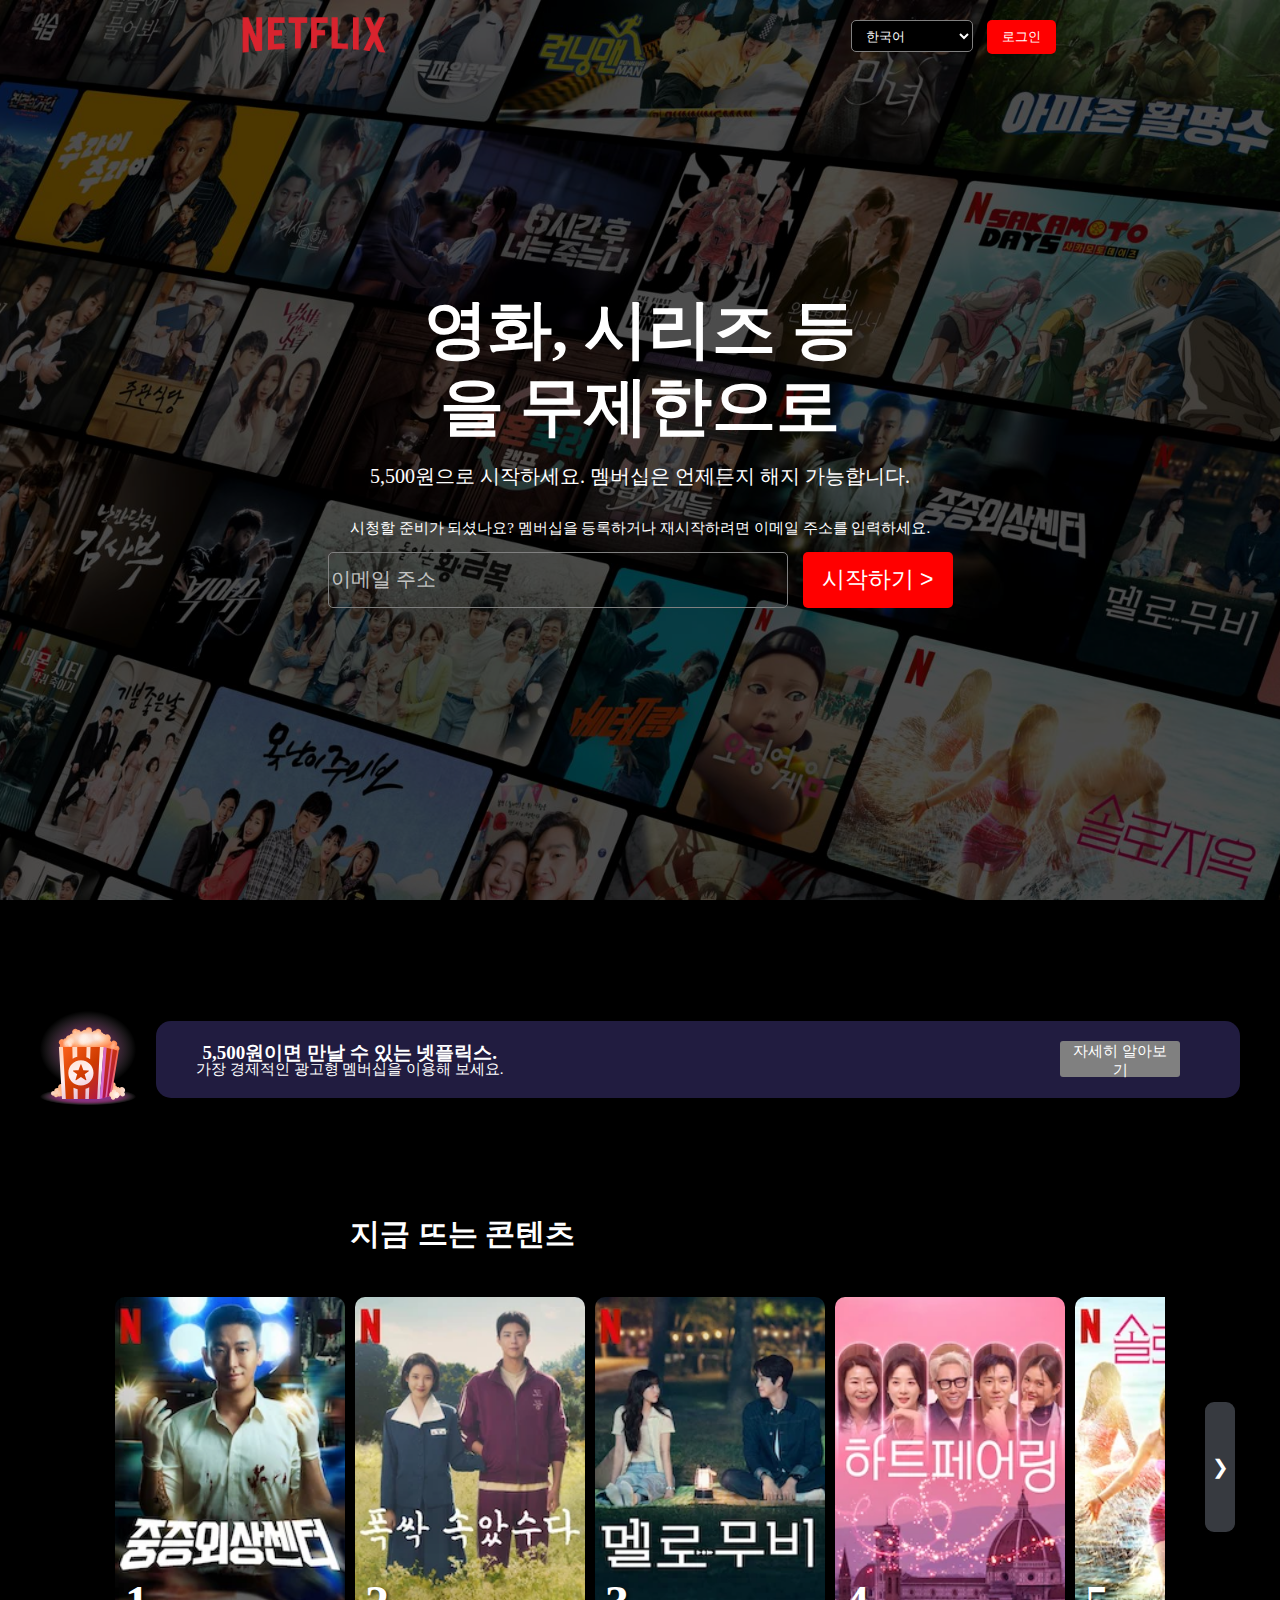
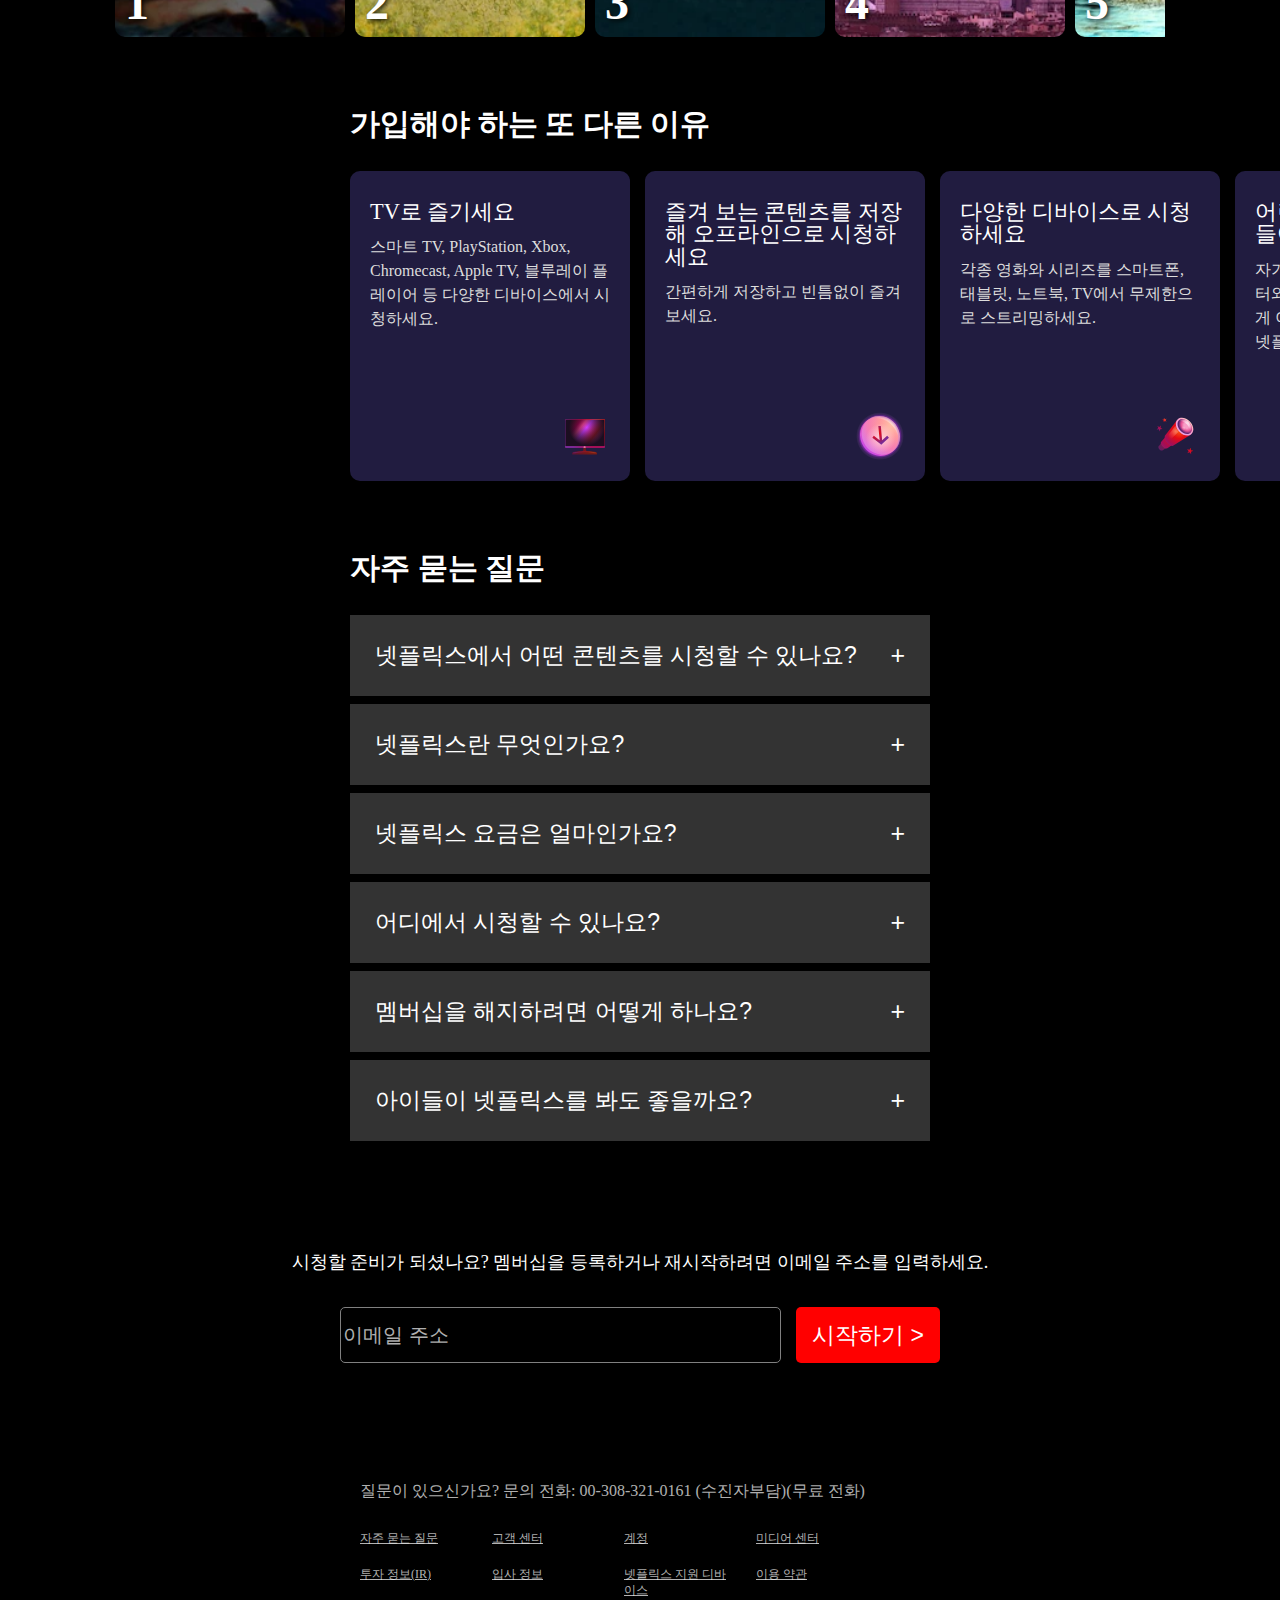
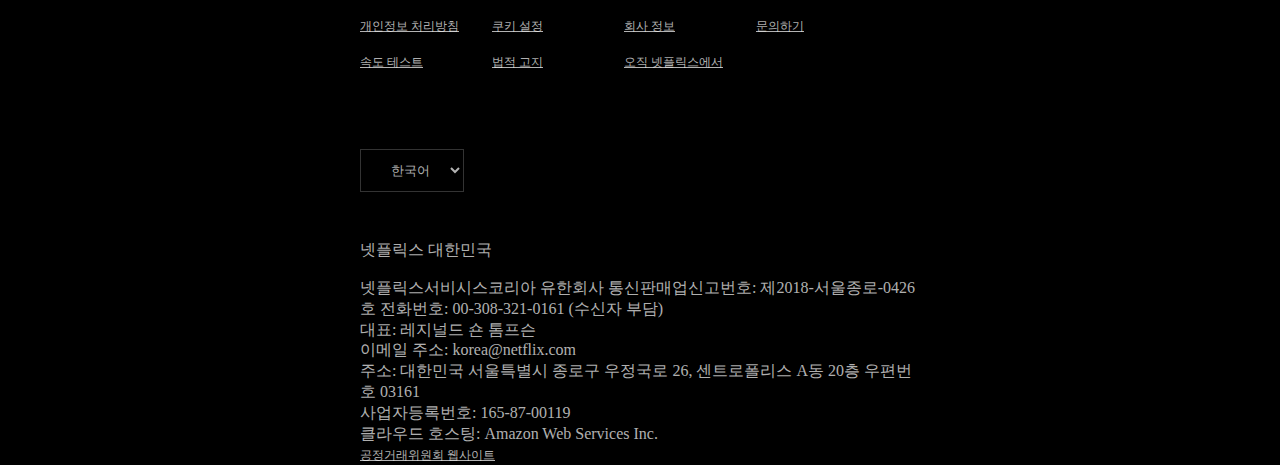
<file: index.html>
<!DOCTYPE html>
<html lang="ko">

<head>
  <meta charset="UTF-8">
  <meta name="viewport" content="width=device-width, initial-scale=1.0">
  <title>Netflix</title>
  <link href="style.css" rel="stylesheet">
  <link href="reset.css" rel="stylesheet">
  <link rel="icon" href="./img/favicon.webp">
</head>

<body>
  <div class="overlay"></div> <!-- 어두운 배경 효과 -->
  <!--header 영역-->
  <header>
    <div>
      <nav class="navbar">
        <div class="logo">
          <img src="./img/Netflix_Logo.png" alt="netflix logo">
        </div>
        <div class="nav-item">
          <select class="language">
            <option value="ko">한국어</option>
            <option value="en">English</option>
          </select>
          <a href="./login/login.html"><button type="log-in" class="login-btn">로그인</button></a>
        </div>
      </nav>
    </div>
  </header>


  <!-- 메인 컨텐츠 상단 영역 -->
  <section class="top-sec">
    <div class="content">
      <h1>영화, 시리즈 등을 무제한으로</h1>
      <p class="con-text1">5,500원으로 시작하세요. 멤버십은 언제든지 해지 가능합니다.</p>
      <p class="con-text2">시청할 준비가 되셨나요? 멤버십을 등록하거나 재시작하려면 이메일 주소를 입력하세요.</p>
      <div class="reponsive email-area">
        <input type="email" placeholder="이메일 주소" class="email-inputBox">
        <button type="submit" class="start-btn">시작하기 ></button>
      </div>
    </div>
  </section>

  <!-- 메인 콘텐츠 중간 영역 -->
  <section class="banner-container">
    <div class="banner">
      <svg width="96" height="96" fill="none">
        <path
          d="M48 95.213c26.51 0 48-3.875 48-8.656 0-4.78-21.49-8.655-48-8.655S0 81.777 0 86.557c0 4.78 21.49 8.656 48 8.656Z"
          fill="url(#a)"></path>
        <path
          d="M48 77.115c26.51 0 48-17.087 48-38.164C96 17.873 74.51.787 48 .787S0 17.874 0 38.95s21.49 38.164 48 38.164Z"
          fill="url(#b)"></path>
        <path fill-rule="evenodd" clip-rule="evenodd"
          d="M75.376 75.624a2.36 2.36 0 1 0-2.817 1.408c-.062.157-.107.32-.134.486a3.15 3.15 0 0 0-1.161 4.298 3.146 3.146 0 0 0 4.297 1.161 3.148 3.148 0 0 0 4.927 2.228 2.36 2.36 0 1 0 3.662-2.809 3.148 3.148 0 0 0-4.448-4.447 2.355 2.355 0 0 0-2.67-.669 2.365 2.365 0 0 0-1.656-1.656Zm-50.983 1.49c0 .31-.044.619-.134.915a4.328 4.328 0 1 1-3.256 7.922 2.743 2.743 0 0 1-1.724.606c-.477.001-.946-.123-1.36-.358a1.966 1.966 0 0 1-3.74-.569 2.36 2.36 0 1 1-.013-4.445 3.148 3.148 0 0 1 4.07-3.145 3.148 3.148 0 1 1 6.157-.925Z"
          fill="url(#c)"></path>
        <path fill-rule="evenodd" clip-rule="evenodd"
          d="M51.934 20.459c0 .388-.07.76-.198 1.102.234.114.452.256.65.422a3.146 3.146 0 0 1 3.102-1.498 3.147 3.147 0 0 1 5.888 1.646 3.154 3.154 0 0 1 1.953 1.498c.783.095 1.501.48 2.013 1.078a3.935 3.935 0 0 1 4.868 5.726c.559.375.983.918 1.212 1.552a3.148 3.148 0 0 1 5.26 3.445 3.147 3.147 0 1 1-3.08 4.701H24.392v-1.208a3.148 3.148 0 0 1-4.346-4.217 3.148 3.148 0 0 1 3.478-5.215 3.142 3.142 0 0 1 2.442-1.164 3.147 3.147 0 0 1 3.554-3.122 3.147 3.147 0 0 1 3.18-1.568 3.147 3.147 0 0 1 4.803-3.954 3.15 3.15 0 0 1 3.238 2.094c.41-.276.88-.45 1.371-.51a3.147 3.147 0 0 1 3.597-1.478 3.148 3.148 0 0 1 6.224.67Z"
          fill="url(#d)"></path>
        <path opacity="0.6" d="M46.033 36.984a7.475 7.475 0 1 0 0-14.951 7.475 7.475 0 0 0 0 14.95Z" fill="url(#e)">
        </path>
        <path opacity="0.6" d="M43.672 32.262a5.115 5.115 0 1 0 0-10.23 5.115 5.115 0 0 0 0 10.23Z" fill="url(#f)">
        </path>
        <path opacity="0.6" d="M42.098 36.197a5.115 5.115 0 1 0 0-10.23 5.115 5.115 0 0 0 0 10.23Z" fill="url(#g)">
        </path>
        <path opacity="0.6" d="M27.148 38.557a5.115 5.115 0 1 0 0-10.23 5.115 5.115 0 0 0 0 10.23Z" fill="url(#h)">
        </path>
        <path opacity="0.6" d="M30.295 36.197a5.115 5.115 0 1 0 0-10.23 5.115 5.115 0 0 0 0 10.23Z" fill="url(#i)">
        </path>
        <path opacity="0.6" d="M30.295 37.77a2.754 2.754 0 1 0 0-5.508 2.754 2.754 0 0 0 0 5.508Z" fill="url(#j)">
        </path>
        <path opacity="0.2" d="M73.574 36.197a2.754 2.754 0 1 0 0-5.508 2.754 2.754 0 0 0 0 5.508Z" fill="url(#k)">
        </path>
        <path opacity="0.2" d="M76.721 39.344a1.967 1.967 0 1 0 0-3.934 1.967 1.967 0 0 0 0 3.934Z" fill="url(#l)">
        </path>
        <path opacity="0.3" d="M72.787 40.131a3.541 3.541 0 1 0 0-7.082 3.541 3.541 0 0 0 0 7.082Z" fill="url(#m)">
        </path>
        <path opacity="0.2" d="M58.623 24.393a2.754 2.754 0 1 0 0-5.508 2.754 2.754 0 0 0 0 5.508Z" fill="url(#n)">
        </path>
        <path opacity="0.2" d="M48.393 21.246a1.967 1.967 0 1 0 0-3.935 1.967 1.967 0 0 0 0 3.935Z" fill="url(#o)">
        </path>
        <path opacity="0.2" d="M35.016 23.607a1.967 1.967 0 1 0 0-3.935 1.967 1.967 0 0 0 0 3.935Z" fill="url(#p)">
        </path>
        <path opacity="0.2" d="M61.77 33.05a5.115 5.115 0 1 0 0-10.23 5.115 5.115 0 0 0 0 10.23Z" fill="url(#q)"></path>
        <path opacity="0.6" d="M57.05 31.475a5.115 5.115 0 1 0 0-10.229 5.115 5.115 0 0 0 0 10.23Z" fill="url(#r)">
        </path>
        <path opacity="0.2" d="M59.41 33.836a5.115 5.115 0 1 0 0-10.23 5.115 5.115 0 0 0 0 10.23Z" fill="url(#s)">
        </path>
        <path d="M18.885 36.984h44.853l-3.935 51.934h-37.77l-3.148-51.934Z" fill="url(#t)"></path>
        <path d="m71.607 85.77-11.804 3.148 3.935-51.934 14.95 3.934-7.081 44.852Z" fill="url(#u)"></path>
        <path fill-rule="evenodd" clip-rule="evenodd"
          d="m46.33 47.333.254-10.35h-9.388l.104 9.84a16.418 16.418 0 0 0-4.664 1.825l-.327-11.664h-9.407l2.927 51.934h7.943l-.317-11.22a16.431 16.431 0 0 0 4.187 1.453l.105 9.767h7.558l.25-10.101a16.449 16.449 0 0 0 3.675-1.58l-.37 11.681h8.321l2.741-51.934h-9.417l-.388 12.237a16.47 16.47 0 0 0-3.788-1.888Zm16.078 40.89 2.95-.786 5.845-48.488-4.501-1.186-4.294 50.46Zm4.63-1.234 2.317-.618 7.838-45.846-4.375-1.152-5.78 47.616ZM53.507 62.95c0 6.953-5.636 12.59-12.59 12.59s-12.59-5.636-12.59-12.59 5.636-12.59 12.59-12.59 12.59 5.636 12.59 12.59Zm-7.172 6.795L44.64 64.26l4.108-3.047a.39.39 0 0 0-.2-.702 93.591 93.591 0 0 0-5.184-.274l-2.076-5.712a.394.394 0 0 0-.74 0l-2.076 5.712c-1.76.044-3.49.137-5.185.274a.39.39 0 0 0-.198.702l4.107 3.046-1.696 5.485a.394.394 0 0 0 .598.442l4.82-3.281 4.82 3.281a.394.394 0 0 0 .599-.441h-.001Z"
          fill="url(#v)"></path>
        <path opacity="0.4" d="M16.918 82.623a1.967 1.967 0 1 0 0-3.934 1.967 1.967 0 0 0 0 3.934Z" fill="url(#w)">
        </path>
        <path opacity="0.4" d="M13.77 84.984a1.967 1.967 0 1 0 0-3.935 1.967 1.967 0 0 0 0 3.935Z" fill="url(#x)">
        </path>
        <path opacity="0.4" d="M16.131 84.984a1.967 1.967 0 1 0 0-3.935 1.967 1.967 0 0 0 0 3.935Z" fill="url(#y)">
        </path>
        <path opacity="0.4" d="M19.279 86.557a1.967 1.967 0 1 0 0-3.934 1.967 1.967 0 0 0 0 3.934Z" fill="url(#z)">
        </path>
        <path opacity="0.4" d="M82.23 85.77a1.967 1.967 0 1 0 0-3.934 1.967 1.967 0 0 0 0 3.934Z" fill="url(#A)"></path>
        <path opacity="0.4" d="M81.836 82.623a2.36 2.36 0 1 0 0-4.721 2.36 2.36 0 0 0 0 4.721Z" fill="url(#B)"></path>
        <path opacity="0.4" d="M77.902 82.623a2.36 2.36 0 1 0 0-4.721 2.36 2.36 0 0 0 0 4.721Z" fill="url(#C)"></path>
        <path opacity="0.4" d="M75.147 81.836a2.754 2.754 0 1 0 0-5.508 2.754 2.754 0 0 0 0 5.508Z" fill="url(#D)">
        </path>
        <path opacity="0.4" d="M18.492 84.984a2.754 2.754 0 1 0 0-5.509 2.754 2.754 0 0 0 0 5.509Z" fill="url(#E)">
        </path>
        <path fill-rule="evenodd" clip-rule="evenodd"
          d="M73.967 79.475a2.361 2.361 0 0 1 2.36 2.361 3.148 3.148 0 1 1-.88 6.17 2.36 2.36 0 0 1-4.613-.92 2.755 2.755 0 0 1 .773-5.222v-.028a2.36 2.36 0 0 1 2.36-2.36Z"
          fill="url(#F)"></path>
        <defs>
          <radialGradient id="a" cx="0" cy="0" r="1" gradientUnits="userSpaceOnUse"
            gradientTransform="matrix(0 -8.70201 48.2567 0 48 86.604)">
            <stop offset="0.286" stop-color="#7D2889"></stop>
            <stop offset="0.724" stop-color="#FF66D9" stop-opacity="0.41"></stop>
            <stop offset="1" stop-color="#fff" stop-opacity="0"></stop>
          </radialGradient>
          <radialGradient id="b" cx="0" cy="0" r="1" gradientUnits="userSpaceOnUse"
            gradientTransform="matrix(0 -38.3681 48.2567 0 48 39.155)">
            <stop stop-color="#FFCA45"></stop>
            <stop offset="0.453" stop-color="#FF66D9" stop-opacity="0.36"></stop>
            <stop offset="1" stop-color="#fff" stop-opacity="0"></stop>
          </radialGradient>
          <radialGradient id="c" cx="0" cy="0" r="1" gradientUnits="userSpaceOnUse"
            gradientTransform="rotate(180 23.41 39.738) scale(37.7705)">
            <stop offset="0.432" stop-color="#FF8B54"></stop>
            <stop offset="0.76" stop-color="#FFBB8D"></stop>
            <stop offset="1" stop-color="#F9DDD1"></stop>
          </radialGradient>
          <radialGradient id="d" cx="0" cy="0" r="1" gradientUnits="userSpaceOnUse"
            gradientTransform="matrix(0 -10.623 28.257 0 47.607 27.934)">
            <stop offset="0.302" stop-color="#F9DDD1"></stop>
            <stop offset="0.674" stop-color="#FFBB8D"></stop>
            <stop offset="1" stop-color="#FF8B54"></stop>
          </radialGradient>
          <radialGradient id="e" cx="0" cy="0" r="1" gradientUnits="userSpaceOnUse"
            gradientTransform="rotate(90 8.042 37.99) scale(7.03568)">
            <stop offset="0.375" stop-color="#FFF4EB"></stop>
            <stop offset="1" stop-color="#FFF3EB" stop-opacity="0"></stop>
          </radialGradient>
          <radialGradient id="f" cx="0" cy="0" r="1" gradientUnits="userSpaceOnUse"
            gradientTransform="rotate(90 8.112 35.56) scale(4.81389)">
            <stop offset="0.375" stop-color="#FFF4EB"></stop>
            <stop offset="1" stop-color="#FFF3EB" stop-opacity="0"></stop>
          </radialGradient>
          <radialGradient id="g" cx="0" cy="0" r="1" gradientUnits="userSpaceOnUse"
            gradientTransform="rotate(90 5.358 36.74) scale(4.81389)">
            <stop offset="0.375" stop-color="#FFF4EB"></stop>
            <stop offset="1" stop-color="#FFF3EB" stop-opacity="0"></stop>
          </radialGradient>
          <radialGradient id="h" cx="0" cy="0" r="1" gradientUnits="userSpaceOnUse"
            gradientTransform="rotate(90 -3.298 30.445) scale(4.81389)">
            <stop offset="0.375" stop-color="#FFF4EB"></stop>
            <stop offset="1" stop-color="#FFF3EB" stop-opacity="0"></stop>
          </radialGradient>
          <radialGradient id="i" cx="0" cy="0" r="1" gradientUnits="userSpaceOnUse"
            gradientTransform="rotate(90 -.544 30.839) scale(4.81389)">
            <stop offset="0.375" stop-color="#FFF4EB"></stop>
            <stop offset="1" stop-color="#FFF3EB" stop-opacity="0"></stop>
          </radialGradient>
          <radialGradient id="j" cx="0" cy="0" r="1" gradientUnits="userSpaceOnUse"
            gradientTransform="rotate(90 -2.442 32.737) scale(2.59209)">
            <stop offset="0.375" stop-color="#FFF4EB"></stop>
            <stop offset="1" stop-color="#FFF3EB" stop-opacity="0"></stop>
          </radialGradient>
          <radialGradient id="k" cx="0" cy="0" r="1" gradientUnits="userSpaceOnUse"
            gradientTransform="rotate(90 19.985 53.59) scale(2.59209)">
            <stop offset="0.375" stop-color="#FFF4EB"></stop>
            <stop offset="1" stop-color="#FFF3EB" stop-opacity="0"></stop>
          </radialGradient>
          <radialGradient id="l" cx="0" cy="0" r="1" gradientUnits="userSpaceOnUse"
            gradientTransform="rotate(90 19.614 57.107) scale(1.85149)">
            <stop offset="0.375" stop-color="#FFF4EB"></stop>
            <stop offset="1" stop-color="#FFF3EB" stop-opacity="0"></stop>
          </radialGradient>
          <radialGradient id="m" cx="0" cy="0" r="1" gradientUnits="userSpaceOnUse"
            gradientTransform="rotate(90 17.994 54.792) scale(3.33269)">
            <stop offset="0.375" stop-color="#FFF4EB"></stop>
            <stop offset="1" stop-color="#FFF3EB" stop-opacity="0"></stop>
          </radialGradient>
          <radialGradient id="n" cx="0" cy="0" r="1" gradientUnits="userSpaceOnUse"
            gradientTransform="rotate(90 18.41 40.212) scale(2.59209)">
            <stop offset="0.375" stop-color="#FFF4EB"></stop>
            <stop offset="1" stop-color="#FFF3EB" stop-opacity="0"></stop>
          </radialGradient>
          <radialGradient id="o" cx="0" cy="0" r="1" gradientUnits="userSpaceOnUse"
            gradientTransform="rotate(90 14.5 33.894) scale(1.8515)">
            <stop offset="0.375" stop-color="#FFF4EB"></stop>
            <stop offset="1" stop-color="#FFF3EB" stop-opacity="0"></stop>
          </radialGradient>
          <radialGradient id="p" cx="0" cy="0" r="1" gradientUnits="userSpaceOnUse"
            gradientTransform="rotate(90 6.63 28.386) scale(1.85149)">
            <stop offset="0.375" stop-color="#FFF4EB"></stop>
            <stop offset="1" stop-color="#FFF3EB" stop-opacity="0"></stop>
          </radialGradient>
          <radialGradient id="q" cx="0" cy="0" r="1" gradientUnits="userSpaceOnUse"
            gradientTransform="rotate(90 16.768 45.003) scale(4.81389)">
            <stop offset="0.375" stop-color="#FFF4EB"></stop>
            <stop offset="1" stop-color="#FFF3EB" stop-opacity="0"></stop>
          </radialGradient>
          <radialGradient id="r" cx="0" cy="0" r="1" gradientUnits="userSpaceOnUse"
            gradientTransform="rotate(90 15.194 41.855) scale(4.81389)">
            <stop offset="0.375" stop-color="#FFF4EB"></stop>
            <stop offset="1" stop-color="#FFF3EB" stop-opacity="0"></stop>
          </radialGradient>
          <radialGradient id="s" cx="0" cy="0" r="1" gradientUnits="userSpaceOnUse"
            gradientTransform="rotate(90 15.194 44.216) scale(4.81389)">
            <stop offset="0.375" stop-color="#FFF4EB"></stop>
            <stop offset="1" stop-color="#FFF3EB" stop-opacity="0"></stop>
          </radialGradient>
          <radialGradient id="w" cx="0" cy="0" r="1" gradientUnits="userSpaceOnUse"
            gradientTransform="rotate(90 -31.927 48.845) scale(1.8515)">
            <stop offset="0.375" stop-color="#F9DDD1"></stop>
            <stop offset="1" stop-color="#FFF3EB" stop-opacity="0"></stop>
          </radialGradient>
          <radialGradient id="x" cx="0" cy="0" r="1" gradientUnits="userSpaceOnUse"
            gradientTransform="rotate(90 -34.681 48.452) scale(1.8515)">
            <stop offset="0.375" stop-color="#F9DDD1"></stop>
            <stop offset="1" stop-color="#FFF3EB" stop-opacity="0"></stop>
          </radialGradient>
          <radialGradient id="y" cx="0" cy="0" r="1" gradientUnits="userSpaceOnUse"
            gradientTransform="rotate(90 -33.5 49.632) scale(1.8515)">
            <stop offset="0.375" stop-color="#F9DDD1"></stop>
            <stop offset="1" stop-color="#FFF3EB" stop-opacity="0"></stop>
          </radialGradient>
          <radialGradient id="z" cx="0" cy="0" r="1" gradientUnits="userSpaceOnUse"
            gradientTransform="rotate(90 -32.714 51.993) scale(1.85149)">
            <stop offset="0.375" stop-color="#F9DDD1"></stop>
            <stop offset="1" stop-color="#FFF3EB" stop-opacity="0"></stop>
          </radialGradient>
          <radialGradient id="A" cx="0" cy="0" r="1" gradientUnits="userSpaceOnUse"
            gradientTransform="rotate(90 -.845 83.075) scale(1.85149)">
            <stop offset="0.375" stop-color="#F9DDD1"></stop>
            <stop offset="1" stop-color="#FFF3EB" stop-opacity="0"></stop>
          </radialGradient>
          <radialGradient id="B" cx="0" cy="0" r="1" gradientUnits="userSpaceOnUse"
            gradientTransform="rotate(90 .718 81.118) scale(2.2218)">
            <stop offset="0.375" stop-color="#F9DDD1"></stop>
            <stop offset="1" stop-color="#FFF3EB" stop-opacity="0"></stop>
          </radialGradient>
          <radialGradient id="C" cx="0" cy="0" r="1" gradientUnits="userSpaceOnUse"
            gradientTransform="rotate(90 -1.25 79.151) scale(2.2218)">
            <stop offset="0.375" stop-color="#F9DDD1"></stop>
            <stop offset="1" stop-color="#FFF3EB" stop-opacity="0"></stop>
          </radialGradient>
          <radialGradient id="D" cx="0" cy="0" r="1" gradientUnits="userSpaceOnUse"
            gradientTransform="rotate(90 -2.048 77.196) scale(2.5921)">
            <stop offset="0.375" stop-color="#F9DDD1"></stop>
            <stop offset="1" stop-color="#FFF3EB" stop-opacity="0"></stop>
          </radialGradient>
          <radialGradient id="E" cx="0" cy="0" r="1" gradientUnits="userSpaceOnUse"
            gradientTransform="rotate(90 -31.95 50.442) scale(2.5921)">
            <stop offset="0.375" stop-color="#F9DDD1"></stop>
            <stop offset="1" stop-color="#FFF3EB" stop-opacity="0"></stop>
          </radialGradient>
          <radialGradient id="F" cx="0" cy="0" r="1" gradientUnits="userSpaceOnUse"
            gradientTransform="rotate(111.038 9.116 68.506) scale(5.48002)">
            <stop stop-color="#FDF7F2"></stop>
            <stop offset="1" stop-color="#FFD8BD"></stop>
          </radialGradient>
          <linearGradient id="t" x1="59.803" y1="88.918" x2="33.764" y2="21.046" gradientUnits="userSpaceOnUse">
            <stop stop-color="#E0B1CC"></stop>
            <stop offset="0.431" stop-color="#FFF1F1"></stop>
            <stop offset="1" stop-color="#FFC9A5"></stop>
          </linearGradient>
          <linearGradient id="u" x1="59.803" y1="53.115" x2="83.41" y2="53.115" gradientUnits="userSpaceOnUse">
            <stop stop-color="#D16AE9"></stop>
            <stop offset="1" stop-color="#FF661D"></stop>
          </linearGradient>
          <linearGradient id="v" x1="18.111" y1="36.984" x2="75.136" y2="85.621" gradientUnits="userSpaceOnUse">
            <stop stop-color="#FF661D"></stop>
            <stop offset="0.5" stop-color="#CE3A00"></stop>
            <stop offset="1" stop-color="#A60A5E"></stop>
          </linearGradient>
        </defs>
      </svg>
    </div>

    <div class="mid-area">
      <div class="mid-textItem">
        <h2>5,500원이면 만날 수 있는 넷플릭스.</h2>
        <p>가장 경제적인 광고형 멤버십을 이용해 보세요.</p>
      </div>
      <div class="mid-btnItem">
        <button class="mid-btn">자세히 알아보기</button>
      </div>
    </div>
  </section>

  <!--메인 하단 영역-->
  <section>
    <!--스와이퍼 영역-->
    <div>
      <p class="bot-sec">지금 뜨는 콘텐츠</p>
      <div class="slider-wrapper">
        <!-- 왼쪽 버튼 -->
        <button class="slider-btn prev-btn hidden" onclick="slide(-1)">&#10094;</button>
        <div class="slider-container">
          <ul class="poster-area">
            <li class="poster-card"><span class="poster-number">1</span><a href="#"><img src="./img/content1.webp"
                  alt="중증외상센터"></a></li>
            <li class="poster-card"><span class="poster-number">2</span><a href="#"><img src="./img/content2.webp"
                  alt="폭싹 속았수다"></a></li>
            <li class="poster-card"><span class="poster-number">3</span><a href="#"><img src="./img/content3.webp"
                  alt="멜로무비"></a></li>
            <li class="poster-card"><span class="poster-number">4</span><a href="#"><img src="./img/content4.webp"
                  alt="하트페어링"></a></li>
            <li class="poster-card"><span class="poster-number">5</span><a href="#"><img src="./img/content5.webp"
                  alt="솔로지옥"></a></li>
            <li class="poster-card"><span class="poster-number">6</span><a href="#"><img src="./img/content6.webp"
                  alt="오징어게임2"></a></li>
            <li class="poster-card"><span class="poster-number">7</span><a href="#"><img src="./img/content7.webp"
                  alt="미식가 친구의 미친맛집"></a></li>
            <li class="poster-card"><span class="poster-number">8</span><a href="#"><img src="./img/content8.webp"
                  alt="사카모토데이즈"></a></li>
            <li class="poster-card"><span class="poster-number">9</span><a href="#"><img src="./img/content9.webp"
                  alt="베테랑2"></a></li>
            <li class="poster-card"><span class="poster-number">10</span><a href="#"><img src="./img/content10.webp"
                  alt="도라이버:잃어버린 나사를 찾아서"></a></li>
          </ul>
        </div>
        <!-- 오른쪽 버튼 -->
        <button class="slider-btn next-btn" onclick="slide(1)">&#10095;</button>
      </div>
    </div>
    <div>
      <p class="bot-sec">가입해야 하는 또 다른 이유</p>
      <!-- 카드 영역 -->
      <div class="reason-container">
        <!-- 카드 1 -->
        <div class="reason-card">
          <h3>TV로 즐기세요</h3>
          <p>스마트 TV, PlayStation, Xbox, Chromecast, Apple TV, 블루레이 플레이어 등 다양한 디바이스에서 시청하세요.</p>
          <div class="icon-box">
            <svg width="72" height="72" viewBox="0 0 72 72" fill="none">
              <g id="television-core-small">
                <path id="Vector" fill-rule="evenodd" clip-rule="evenodd"
                  d="M37.2 53.3992C37.2 52.7365 36.6628 52.1992 36 52.1992H34.8C34.1373 52.1992 33.6 52.7365 33.6 53.3992V56.2636C33.6 56.9129 33.0834 57.4433 32.4347 57.4739C30.3013 57.5744 28.1719 57.7834 26.0546 58.1011L19.444 59.0926C18.2692 59.2688 17.4 60.2782 17.4 61.4662V62.0992C17.4 62.4304 17.6686 62.6992 18 62.6992H52.8C53.1314 62.6992 53.4 62.4304 53.4 62.0992V61.4662C53.4 60.2782 52.5309 59.2688 51.3561 59.0926L44.7454 58.1011C42.6282 57.7834 40.4987 57.5744 38.3653 57.4739C37.7167 57.4433 37.2 56.9129 37.2 56.2636V53.3992Z"
                  fill="url(#paint0_radial_5179_1308)"></path>
                <path id="Vector_2"
                  d="M18.6 60.7388C18.6 60.2306 18.9587 59.796 19.4602 59.711C22.0196 59.2775 29.7585 58.0508 35.4 58.0508C41.0415 58.0508 48.7804 59.2775 51.3398 59.711C51.8412 59.796 52.2 60.2306 52.2 60.7388C52.2 60.902 52.0575 61.0268 51.8967 61.0004C50.1219 60.707 40.9704 59.2409 35.4 59.2409C29.8295 59.2409 20.678 60.707 18.9033 61.0004C18.7425 61.0268 18.6 60.902 18.6 60.7388Z"
                  fill="url(#paint1_radial_5179_1308)"></path>
                <path id="Vector_3"
                  d="M63 12H8.99995C8.00584 12 7.19995 12.8059 7.19995 13.8V51.6C7.19995 52.5941 8.00584 53.4 8.99995 53.4H63C63.9941 53.4 64.8 52.5941 64.8 51.6V13.8C64.8 12.8059 63.9941 12 63 12Z"
                  fill="url(#paint2_linear_5179_1308)"></path>
                <path id="Vector_4"
                  d="M63 12H8.99995C8.00584 12 7.19995 12.8059 7.19995 13.8V51.6C7.19995 52.5941 8.00584 53.4 8.99995 53.4H63C63.9941 53.4 64.8 52.5941 64.8 51.6V13.8C64.8 12.8059 63.9941 12 63 12Z"
                  fill="url(#paint3_radial_5179_1308)"></path>
                <path id="Vector_5" fill-rule="evenodd" clip-rule="evenodd"
                  d="M8.99995 12.6H63C63.663 12.6 64.2 13.1372 64.2 13.8V50.4H7.79995V13.8C7.79995 13.1372 8.33719 12.6 8.99995 12.6ZM7.19995 50.4V13.8C7.19995 12.8059 8.00581 12 8.99995 12H63C63.9942 12 64.8 12.8059 64.8 13.8V50.4V51.6C64.8 52.5941 63.9942 53.4 63 53.4H8.99995C8.00581 53.4 7.19995 52.5941 7.19995 51.6V50.4Z"
                  fill="url(#paint4_radial_5179_1308)"></path>
                <path id="Vector_6"
                  d="M35.4 52.8C36.3941 52.8 37.2 52.3971 37.2 51.9C37.2 51.4029 36.3941 51 35.4 51C34.4059 51 33.6 51.4029 33.6 51.9C33.6 52.3971 34.4059 52.8 35.4 52.8Z"
                  fill="url(#paint5_radial_5179_1308)"></path>
              </g>
              <defs>
                <radialGradient id="paint0_radial_5179_1308" cx="0" cy="0" r="1" gradientUnits="userSpaceOnUse"
                  gradientTransform="translate(50.3269 49.3723) rotate(118.526) scale(55.1579 46.2871)">
                  <stop stop-color="#802600"></stop>
                  <stop offset="0.333333" stop-color="#6F181D"></stop>
                  <stop offset="0.666667" stop-color="#5B1333"></stop>
                  <stop offset="1" stop-color="#391945"></stop>
                </radialGradient>
                <radialGradient id="paint1_radial_5179_1308" cx="0" cy="0" r="1" gradientUnits="userSpaceOnUse"
                  gradientTransform="translate(48.1077 53.6128) rotate(158.116) scale(32.7275 42.219)">
                  <stop stop-color="#99421D"></stop>
                  <stop offset="0.333333" stop-color="#99161D"></stop>
                  <stop offset="0.666667" stop-color="#7D1845"></stop>
                  <stop offset="1" stop-color="#59216E"></stop>
                </radialGradient>
                <linearGradient id="paint2_linear_5179_1308" x1="10.4727" y1="14.9572" x2="56.1755" y2="51.4814"
                  gradientUnits="userSpaceOnUse">
                  <stop stop-color="#99161D"></stop>
                  <stop offset="0.245283" stop-color="#CA005B"></stop>
                  <stop offset="0.346698" stop-color="#FF479A"></stop>
                  <stop offset="0.46934" stop-color="#CC3CFF"></stop>
                  <stop offset="0.735849" stop-color="#BC1A22"></stop>
                  <stop offset="1" stop-color="#C94FF5"></stop>
                </linearGradient>
                <radialGradient id="paint3_radial_5179_1308" cx="0" cy="0" r="1" gradientUnits="userSpaceOnUse"
                  gradientTransform="translate(38.6181 23.8286) rotate(90) scale(25.9571 25.8545)">
                  <stop stop-color="#1C0E20" stop-opacity="0"></stop>
                  <stop offset="1" stop-color="#1C0E20"></stop>
                </radialGradient>
                <radialGradient id="paint4_radial_5179_1308" cx="0" cy="0" r="1" gradientUnits="userSpaceOnUse"
                  gradientTransform="translate(54 20.1938) rotate(144.293) scale(47.2897 44.8232)">
                  <stop stop-color="#EF7744"></stop>
                  <stop offset="0.333333" stop-color="#E50914"></stop>
                  <stop offset="0.666667" stop-color="#A70D53"></stop>
                  <stop offset="1" stop-color="#792A95"></stop>
                </radialGradient>
                <radialGradient id="paint5_radial_5179_1308" cx="0" cy="0" r="1" gradientUnits="userSpaceOnUse"
                  gradientTransform="translate(36.525 51.3562) rotate(135) scale(4.58735)">
                  <stop stop-color="#FFDCCC"></stop>
                  <stop offset="0.333333" stop-color="#FFBDC0"></stop>
                  <stop offset="0.666667" stop-color="#F89DC6"></stop>
                  <stop offset="1" stop-color="#E4A1FA"></stop>
                </radialGradient>
              </defs>
            </svg>
          </div>
        </div>
        <!-- 카드 2 -->
        <div class="reason-card">
          <h3>즐겨 보는 콘텐츠를 저장해 오프라인으로 시청하세요</h3>
          <p>간편하게 저장하고 빈틈없이 즐겨보세요.</p>
          <div class="icon-box">
            <svg width="72" height="72" viewBox="0 0 72 72" fill="none">
              <g id="download-core-small">
                <path id="Vector"
                  d="M36 70.2008C54.8882 70.2008 70.2001 54.8889 70.2001 36.0008C70.2001 17.1126 54.8882 1.80078 36 1.80078C17.1119 1.80078 1.80005 17.1126 1.80005 36.0008C1.80005 54.8889 17.1119 70.2008 36 70.2008Z"
                  fill="url(#paint0_radial_5179_7940)"></path>
                <path id="Vector_2" opacity="0.4"
                  d="M64.7658 36.195C65.5206 51.5916 53.7908 63.5824 38.5668 62.977C23.3428 62.3722 10.3893 49.4 9.63446 34.0034C8.87954 18.6068 20.6091 6.61594 35.8331 7.22116C51.0571 7.82638 64.0104 20.7984 64.7658 36.195Z"
                  fill="url(#paint1_radial_5179_7940)"></path>
                <path id="Vector_3"
                  d="M62.3657 37.9958C63.1205 53.3924 51.3908 65.3832 36.1668 64.7778C20.9428 64.173 7.9893 51.2008 7.23444 35.8041C6.47952 20.4075 18.2091 8.41672 33.4331 9.02194C48.6571 9.62716 61.6103 22.5992 62.3657 37.9958Z"
                  fill="url(#paint2_radial_5179_7940)"></path>
                <path id="Vector_4" opacity="0.5"
                  d="M64.7658 36.195C65.5206 51.5916 53.7908 63.5824 38.5668 62.977C23.3428 62.3722 10.3893 49.4 9.63446 34.0034C8.87954 18.6068 20.6091 6.61594 35.8331 7.22116C51.0571 7.82638 64.0104 20.7984 64.7658 36.195Z"
                  fill="url(#paint3_radial_5179_7940)"></path>
                <path id="Vector_5" opacity="0.6"
                  d="M36.9 60.6C48.6636 60.6 58.2 51.0637 58.2 39.3C58.2 27.5363 48.6636 18 36.9 18C25.1363 18 15.6 27.5363 15.6 39.3C15.6 51.0637 25.1363 60.6 36.9 60.6Z"
                  fill="url(#paint4_radial_5179_7940)"></path>
                <path id="Vector_6" fill-rule="evenodd" clip-rule="evenodd"
                  d="M39.0849 42.2727L46.3387 35.76L48.8945 38.5142L38.9118 47.477L37.8466 48.4333L36.6071 47.477L24.9899 38.5142L27.0434 35.76L35.4849 42.2727L33.6 21.6016H37.2L39.0849 42.2727Z"
                  fill="url(#paint5_radial_5179_7940)"></path>
                <path id="Vector_7" opacity="0.4" fill-rule="evenodd" clip-rule="evenodd"
                  d="M61.6566 34.9618C61.7832 35.3893 62.391 35.3233 62.3694 34.878C61.6962 21.1369 50.1509 9.55975 36.5817 9.01957C34.4606 8.93515 32.4155 9.12541 30.4772 9.55909C30.0745 9.64915 30.1575 10.2082 30.5697 10.2246C45.0094 10.7979 57.6246 21.2971 61.6566 34.9618Z"
                  fill="url(#paint6_radial_5179_7940)"></path>
              </g>
              <defs>
                <radialGradient id="paint0_radial_5179_7940" cx="0" cy="0" r="1" gradientUnits="userSpaceOnUse"
                  gradientTransform="translate(36.0001 36.1837) rotate(-90) scale(34.3829)">
                  <stop offset="0.782019" stop-color="#982DBE"></stop>
                  <stop offset="0.906819" stop-color="#B038DC" stop-opacity="0.2"></stop>
                  <stop offset="1" stop-color="#E4A1FA" stop-opacity="0"></stop>
                </radialGradient>
                <radialGradient id="paint1_radial_5179_7940" cx="0" cy="0" r="1" gradientUnits="userSpaceOnUse"
                  gradientTransform="translate(52.9937 20.0992) rotate(135) scale(49.9836)">
                  <stop stop-color="#FFDCCC"></stop>
                  <stop offset="0.333333" stop-color="#FFBDC0"></stop>
                  <stop offset="0.666667" stop-color="#F89DC6"></stop>
                  <stop offset="1" stop-color="#E4A1FA"></stop>
                </radialGradient>
                <radialGradient id="paint2_radial_5179_7940" cx="0" cy="0" r="1" gradientUnits="userSpaceOnUse"
                  gradientTransform="translate(52.7999 19.6937) rotate(135) scale(53.1037)">
                  <stop stop-color="#FFA984"></stop>
                  <stop offset="0.333333" stop-color="#FF787F"></stop>
                  <stop offset="0.666667" stop-color="#F45FA2"></stop>
                  <stop offset="1" stop-color="#C44AF1"></stop>
                </radialGradient>
                <radialGradient id="paint3_radial_5179_7940" cx="0" cy="0" r="1" gradientUnits="userSpaceOnUse"
                  gradientTransform="translate(52.9937 20.0992) rotate(135) scale(49.9836)">
                  <stop stop-color="#FFDCCC"></stop>
                  <stop offset="0.333333" stop-color="#FFBDC0"></stop>
                  <stop offset="0.666667" stop-color="#F89DC6"></stop>
                  <stop offset="1" stop-color="#E4A1FA"></stop>
                </radialGradient>
                <radialGradient id="paint4_radial_5179_7940" cx="0" cy="0" r="1" gradientUnits="userSpaceOnUse"
                  gradientTransform="translate(36.9 39.3) scale(21.3)">
                  <stop stop-color="white"></stop>
                  <stop offset="1" stop-color="white" stop-opacity="0"></stop>
                </radialGradient>
                <radialGradient id="paint5_radial_5179_7940" cx="0" cy="0" r="1" gradientUnits="userSpaceOnUse"
                  gradientTransform="translate(31.2 32.1016) rotate(39.5226) scale(15.5567)">
                  <stop stop-color="#EF7744"></stop>
                  <stop offset="0.2406" stop-color="#E50914"></stop>
                  <stop offset="1" stop-color="#792A95"></stop>
                </radialGradient>
                <radialGradient id="paint6_radial_5179_7940" cx="0" cy="0" r="1" gradientUnits="userSpaceOnUse"
                  gradientTransform="translate(50.7 21.3) rotate(-180) scale(30)">
                  <stop stop-color="white"></stop>
                  <stop offset="1" stop-color="white" stop-opacity="0"></stop>
                </radialGradient>
              </defs>
            </svg>
          </div>
        </div>
        <!-- 카드 3 -->
        <div class="reason-card">
          <h3>다양한 디바이스로 시청하세요</h3>
          <p>각종 영화와 시리즈를 스마트폰, 태블릿, 노트북, TV에서 무제한으로 스트리밍하세요.</p>
          <div class="icon-box">
            <svg width="72" height="72" viewBox="0 0 72 72" fill="none">
              <g id="telescope-core-small">
                <path id="Vector"
                  d="M24.0492 36.6016L33.6 46.3898L17.8029 56.8633C17.8029 56.8633 15.8891 57.6983 13.625 55.2638C11.361 52.8293 12.1235 51.238 12.1235 51.238L24.0492 36.6016Z"
                  fill="url(#paint0_radial_5179_1664)"></path>
                <path id="Vector_2"
                  d="M25.0344 34.1992L36 46.151L25.0616 53.8043C25.0616 53.8043 21.8289 55.0984 18.0987 51.0172C14.3686 46.9358 15.9198 44.5105 15.9198 44.5105L25.0344 34.1992Z"
                  fill="url(#paint1_radial_5179_1664)"></path>
                <path id="Vector_3"
                  d="M39 13.0195L59.1 33.6788L32.5325 50.4142C32.5325 50.4142 28.7459 50.2552 24.3978 45.4897C20.0498 40.7243 21.4096 35.8101 21.4096 35.8101L39 13.0195Z"
                  fill="url(#paint2_radial_5179_1664)"></path>
                <path id="Vector_4"
                  d="M57.6709 15.3516C63.1044 21.2807 63.9858 29.2883 59.6386 33.2371C55.2916 37.186 47.3628 35.5806 41.9292 29.6515C36.4954 23.7224 35.6145 15.7148 39.9615 11.766C44.3084 7.81716 52.2372 9.42252 57.6709 15.3516Z"
                  fill="url(#paint3_radial_5179_1664)"></path>
                <path id="Vector_5"
                  d="M58.3787 31.255C54.8121 34.5032 48.2143 33.0817 43.6421 28.0798C39.07 23.078 38.2547 16.39 41.8213 13.1419C45.3879 9.89364 51.9857 11.3152 56.5579 16.3171C61.1298 21.3189 61.9452 28.0069 58.3787 31.255Z"
                  fill="url(#paint4_radial_5179_1664)"></path>
                <path id="Vector_6" opacity="0.85"
                  d="M59.6783 28.823C60.576 24.1785 59.6544 20.5934 56.1603 16.6199C52.6662 12.6464 47.3508 10.8657 43.7796 12.7598C39.371 15.098 48.3734 13.5961 53.4577 19.5815C57.8259 24.724 58.8516 33.1009 59.6783 28.823Z"
                  fill="url(#paint5_radial_5179_1664)"></path>
                <path id="Vector_7" opacity="0.4"
                  d="M50.3979 25.2452C50.4549 26.7239 49.2932 27.7677 47.8032 27.5766C46.3131 27.3856 45.059 26.032 45.002 24.5532C44.945 23.0745 46.1067 22.0307 47.5968 22.2218C49.0868 22.4128 50.341 23.7664 50.3979 25.2452Z"
                  fill="url(#paint6_radial_5179_1664)"></path>
                <path id="Vector_8" opacity="0.6"
                  d="M36.9217 21.0039L26.4258 34.3627C26.3297 36.4604 28.2903 39.5534 30.0334 40.8344L41.2345 29.9105C39.6 28.2005 36.9591 24.1025 36.9217 21.0039Z"
                  fill="url(#paint7_radial_5179_1664)"></path>
                <path id="Vector_9" fill-rule="evenodd" clip-rule="evenodd"
                  d="M20.0576 9.60156L21.479 11.7187L24 11.0654L22.3575 13.0272L23.7789 15.1444L21.3424 14.2397L19.7 16.2016L19.8365 13.6806L17.4 12.7759L19.9209 12.1225L20.0576 9.60156ZM58.776 52.8016L58.9623 56.4685L62.4 57.4188L59.0774 58.7347L59.2637 62.4016L57.0239 59.548L53.7014 60.8638L55.6397 57.7843L53.4 54.9307L56.8377 55.8811L58.776 52.8016ZM15.206 24.2101L15.8768 21.0016L13.4793 23.1964L10.6853 21.5563L11.9975 24.553L9.59998 26.7478L12.8085 26.405L14.1207 29.4016L14.7915 26.1931L18 25.8502L15.206 24.2101Z"
                  fill="url(#paint8_linear_5179_1664)"></path>
              </g>
              <defs>
                <radialGradient id="paint0_radial_5179_1664" cx="0" cy="0" r="1" gradientUnits="userSpaceOnUse"
                  gradientTransform="translate(36.6875 32.7016) rotate(135) scale(34.9134)">
                  <stop stop-color="#99421D"></stop>
                  <stop offset="0.333333" stop-color="#99161D"></stop>
                  <stop offset="0.666667" stop-color="#7D1845"></stop>
                  <stop offset="1" stop-color="#59216E"></stop>
                </radialGradient>
                <radialGradient id="paint1_radial_5179_1664" cx="0" cy="0" r="1" gradientUnits="userSpaceOnUse"
                  gradientTransform="translate(42.5937 27.2992) rotate(135) scale(44.5477 44.5279)">
                  <stop stop-color="#EF7744"></stop>
                  <stop offset="0.333333" stop-color="#E50914"></stop>
                  <stop offset="0.666667" stop-color="#A70D53"></stop>
                  <stop offset="1" stop-color="#792A95"></stop>
                </radialGradient>
                <radialGradient id="paint2_radial_5179_1664" cx="0" cy="0" r="1" gradientUnits="userSpaceOnUse"
                  gradientTransform="translate(42.3 29.106) rotate(135) scale(31.8127)">
                  <stop stop-color="#FB540D"></stop>
                  <stop offset="0.333333" stop-color="#E50914"></stop>
                  <stop offset="0.666667" stop-color="#A70D53"></stop>
                  <stop offset="1" stop-color="#792A95"></stop>
                </radialGradient>
                <radialGradient id="paint3_radial_5179_1664" cx="0" cy="0" r="1" gradientUnits="userSpaceOnUse"
                  gradientTransform="translate(57.675 14.7078) rotate(134.326) scale(24.0433 24.0367)">
                  <stop stop-color="#FFDCCC"></stop>
                  <stop offset="0.333333" stop-color="#FFBDC0"></stop>
                  <stop offset="0.666667" stop-color="#F89DC6"></stop>
                  <stop offset="1" stop-color="#E4A1FA"></stop>
                </radialGradient>
                <radialGradient id="paint4_radial_5179_1664" cx="0" cy="0" r="1" gradientUnits="userSpaceOnUse"
                  gradientTransform="translate(52.1305 21.273) rotate(141.875) scale(9.87138 12.8159)">
                  <stop offset="0.307292" stop-color="#F89DC6"></stop>
                  <stop offset="0.645392" stop-color="#E75094"></stop>
                  <stop offset="1" stop-color="#59216E"></stop>
                </radialGradient>
                <radialGradient id="paint5_radial_5179_1664" cx="0" cy="0" r="1" gradientUnits="userSpaceOnUse"
                  gradientTransform="translate(55.8 15.6) rotate(135) scale(13.1522)">
                  <stop stop-color="white"></stop>
                  <stop offset="1" stop-color="white" stop-opacity="0"></stop>
                </radialGradient>
                <radialGradient id="paint6_radial_5179_1664" cx="0" cy="0" r="1" gradientUnits="userSpaceOnUse"
                  gradientTransform="translate(49.2362 22.9648) rotate(131.079) scale(5.08644 6.006)">
                  <stop stop-color="white"></stop>
                  <stop offset="1" stop-color="white" stop-opacity="0"></stop>
                </radialGradient>
                <radialGradient id="paint7_radial_5179_1664" cx="0" cy="0" r="1" gradientUnits="userSpaceOnUse"
                  gradientTransform="translate(36.8758 29.1353) rotate(137.622) scale(13.5764)">
                  <stop stop-color="#FFA984"></stop>
                  <stop offset="1" stop-color="#F7636B" stop-opacity="0"></stop>
                </radialGradient>
                <linearGradient id="paint8_linear_5179_1664" x1="44.65" y1="27.9016" x2="24.25" y2="48.3016"
                  gradientUnits="userSpaceOnUse">
                  <stop stop-color="#EF7744"></stop>
                  <stop offset="0.333333" stop-color="#E50914"></stop>
                  <stop offset="0.666667" stop-color="#A70D53"></stop>
                  <stop offset="1" stop-color="#792A95"></stop>
                </linearGradient>
              </defs>
            </svg>
          </div>
        </div>
        <!-- 카드 4 -->
        <div class="reason-card">
          <h3>어린이 전용 프로필을 만들어 보세요</h3>
          <p>자기만의 공간에서 좋아하는 캐릭터와 즐기는 신나는 모험. 자녀에게 이 특별한 경험을 선물하세요. 넷플릭스 회원이라면 무료입니다.</p>
          <div class="icon-box">
            <svg width="72" height="72" viewBox="0 0 72 72" fill="none">
              <g id="profiles-core-small">
                <path id="Vector"
                  d="M10.8 15.6008C10.8 12.9499 12.949 10.8008 15.5999 10.8008H40.8C43.4509 10.8008 45.6 12.9498 45.6 15.6008V40.8007C45.6 43.4516 43.4509 45.6007 40.8 45.6007H15.6C12.949 45.6007 10.8 43.4517 10.8 40.8007V15.6008Z"
                  fill="url(#paint0_radial_5179_7919)"></path>
                <path id="Vector_2"
                  d="M9.59998 14.4016C9.59998 11.7506 11.749 9.60162 14.4 9.60156H39.6C42.251 9.60156 44.4 11.7506 44.4 14.4016V39.6015C44.4 42.2525 42.251 44.4015 39.6 44.4015H14.4C11.749 44.4016 9.59998 42.2525 9.59998 39.6015V14.4016Z"
                  fill="url(#paint1_radial_5179_7919)"></path>
                <path id="Vector_3"
                  d="M18.6 21.9008C18.6 23.0606 17.6598 24.0008 16.5 24.0008C15.3402 24.0008 14.4 23.0606 14.4 21.9008C14.4 20.741 15.3402 19.8008 16.5 19.8008C17.6598 19.8008 18.6 20.741 18.6 21.9008Z"
                  fill="url(#paint2_radial_5179_7919)"></path>
                <path id="Vector_4"
                  d="M39.6 21.9008C39.6 23.0606 38.6598 24.0008 37.5 24.0008C36.3402 24.0008 35.4 23.0606 35.4 21.9008C35.4 20.741 36.3402 19.8008 37.5 19.8008C38.6598 19.8008 39.6 20.741 39.6 21.9008Z"
                  fill="url(#paint3_radial_5179_7919)"></path>
                <path id="Vector_5"
                  d="M23.6713 29.4501C23.2437 29.1967 22.6917 29.3379 22.4383 29.7655C22.1848 30.1932 22.3261 30.7452 22.7537 30.9986C23.8254 31.6337 26.769 32.7744 30.6375 32.7744C34.506 32.7744 37.4497 31.6337 38.5213 30.9986C38.949 30.7452 39.0902 30.1932 38.8368 29.7655C38.5834 29.3379 38.0313 29.1967 37.6037 29.4501C36.8191 29.9151 34.194 30.9744 30.6375 30.9744C27.081 30.9744 24.456 29.9151 23.6713 29.4501Z"
                  fill="url(#paint4_radial_5179_7919)"></path>
                <path id="Vector_6" opacity="0.35"
                  d="M19.2 44.4016H28.2L32.4 27.6016C30.2787 28.1801 28.4542 29.5387 27.2921 31.4053L19.2 44.4016Z"
                  fill="url(#paint5_radial_5179_7919)"></path>
                <path id="Vector_7"
                  d="M27.6 32.4016C27.6 29.7506 29.749 27.6016 32.4 27.6016L57.6 27.6016C60.2508 27.6016 62.4 29.7506 62.4 32.4016V57.6015C62.4 60.2524 60.2508 62.4016 57.6 62.4016H32.4C29.749 62.4016 27.6 60.2524 27.6 57.6016V32.4016Z"
                  fill="url(#paint6_radial_5179_7919)"></path>
                <path id="Vector_8"
                  d="M36.6 39.9008C36.6 41.0606 35.6598 42.0008 34.5 42.0008C33.3402 42.0008 32.4 41.0606 32.4 39.9008C32.4 38.741 33.3402 37.8008 34.5 37.8008C35.6598 37.8008 36.6 38.741 36.6 39.9008Z"
                  fill="url(#paint7_radial_5179_7919)"></path>
                <path id="Vector_9"
                  d="M57.6 39.9008C57.6 41.0606 56.6598 42.0008 55.5 42.0008C54.3402 42.0008 53.4 41.0606 53.4 39.9008C53.4 38.741 54.3402 37.8008 55.5 37.8008C56.6598 37.8008 57.6 38.741 57.6 39.9008Z"
                  fill="url(#paint8_radial_5179_7919)"></path>
                <path id="Vector_10"
                  d="M41.8213 47.6025C41.3937 47.349 40.8416 47.4903 40.5882 47.9179C40.3348 48.3455 40.476 48.8976 40.9037 49.1509C41.9753 49.786 44.919 50.9267 48.7875 50.9267C52.656 50.9267 55.5996 49.786 56.6713 49.1509C57.0989 48.8976 57.2402 48.3455 56.9867 47.9179C56.7333 47.4903 56.1813 47.349 55.7537 47.6025C54.969 48.0674 52.344 49.1267 48.7875 49.1267C45.231 49.1267 42.6059 48.0674 41.8213 47.6025Z"
                  fill="url(#paint9_radial_5179_7919)"></path>
              </g>
              <defs>
                <radialGradient id="paint0_radial_5179_7919" cx="0" cy="0" r="1" gradientUnits="userSpaceOnUse"
                  gradientTransform="translate(39.075 17.6882) rotate(135) scale(32.8097)">
                  <stop stop-color="#99421D"></stop>
                  <stop offset="0.333333" stop-color="#99161D"></stop>
                  <stop offset="0.666667" stop-color="#7D1845"></stop>
                  <stop offset="1" stop-color="#59216E"></stop>
                </radialGradient>
                <radialGradient id="paint1_radial_5179_7919" cx="0" cy="0" r="1" gradientUnits="userSpaceOnUse"
                  gradientTransform="translate(62.4 8.70157) rotate(133.87) scale(75.3216)">
                  <stop stop-color="#FFDCCC"></stop>
                  <stop offset="0.333333" stop-color="#FFBDC0"></stop>
                  <stop offset="0.666667" stop-color="#F89DC6"></stop>
                  <stop offset="1" stop-color="#E4A1FA"></stop>
                </radialGradient>
                <radialGradient id="paint2_radial_5179_7919" cx="0" cy="0" r="1" gradientUnits="userSpaceOnUse"
                  gradientTransform="translate(60.3 11.1008) rotate(133.939) scale(68.7426 55.9547)">
                  <stop stop-color="#99421D"></stop>
                  <stop offset="0.333333" stop-color="#99161D"></stop>
                  <stop offset="0.666667" stop-color="#7D1845"></stop>
                  <stop offset="1" stop-color="#59216E"></stop>
                </radialGradient>
                <radialGradient id="paint3_radial_5179_7919" cx="0" cy="0" r="1" gradientUnits="userSpaceOnUse"
                  gradientTransform="translate(60.3 11.1008) rotate(133.939) scale(68.7426 55.9547)">
                  <stop stop-color="#99421D"></stop>
                  <stop offset="0.333333" stop-color="#99161D"></stop>
                  <stop offset="0.666667" stop-color="#7D1845"></stop>
                  <stop offset="1" stop-color="#59216E"></stop>
                </radialGradient>
                <radialGradient id="paint4_radial_5179_7919" cx="0" cy="0" r="1" gradientUnits="userSpaceOnUse"
                  gradientTransform="translate(60.3 11.0994) rotate(133.939) scale(68.7426 55.9548)">
                  <stop stop-color="#99421D"></stop>
                  <stop offset="0.333333" stop-color="#99161D"></stop>
                  <stop offset="0.666667" stop-color="#7D1845"></stop>
                  <stop offset="1" stop-color="#59216E"></stop>
                </radialGradient>
                <radialGradient id="paint5_radial_5179_7919" cx="0" cy="0" r="1" gradientUnits="userSpaceOnUse"
                  gradientTransform="translate(39.6 27.9016) rotate(135) scale(23.3345)">
                  <stop stop-color="#FFA984"></stop>
                  <stop offset="0.333333" stop-color="#FF787F"></stop>
                  <stop offset="0.666667" stop-color="#F45FA2"></stop>
                  <stop offset="1" stop-color="#C44AF1"></stop>
                </radialGradient>
                <radialGradient id="paint6_radial_5179_7919" cx="0" cy="0" r="1" gradientUnits="userSpaceOnUse"
                  gradientTransform="translate(61.8 29.7016) rotate(135) scale(43.2749)">
                  <stop stop-color="#EF7744"></stop>
                  <stop offset="0.333333" stop-color="#E50914"></stop>
                  <stop offset="0.666667" stop-color="#A70D53"></stop>
                  <stop offset="1" stop-color="#792A95"></stop>
                </radialGradient>
                <radialGradient id="paint7_radial_5179_7919" cx="0" cy="0" r="1" gradientUnits="userSpaceOnUse"
                  gradientTransform="translate(62.1 11.1008) rotate(137.146) scale(73.6614 60.3576)">
                  <stop stop-color="#FFDCCC"></stop>
                  <stop offset="0.333333" stop-color="#FDF6F6"></stop>
                  <stop offset="0.666667" stop-color="#FADCE9"></stop>
                  <stop offset="1" stop-color="#E4A1FA"></stop>
                </radialGradient>
                <radialGradient id="paint8_radial_5179_7919" cx="0" cy="0" r="1" gradientUnits="userSpaceOnUse"
                  gradientTransform="translate(62.1 11.1008) rotate(137.146) scale(73.6614 60.3576)">
                  <stop stop-color="#FFDCCC"></stop>
                  <stop offset="0.333333" stop-color="#FDF6F6"></stop>
                  <stop offset="0.666667" stop-color="#FADCE9"></stop>
                  <stop offset="1" stop-color="#E4A1FA"></stop>
                </radialGradient>
                <radialGradient id="paint9_radial_5179_7919" cx="0" cy="0" r="1" gradientUnits="userSpaceOnUse"
                  gradientTransform="translate(62.1 11.1017) rotate(137.146) scale(73.6614 60.3576)">
                  <stop stop-color="#FFDCCC"></stop>
                  <stop offset="0.333333" stop-color="#FDF6F6"></stop>
                  <stop offset="0.666667" stop-color="#FADCE9"></stop>
                  <stop offset="1" stop-color="#E4A1FA"></stop>
                </radialGradient>
              </defs>
            </svg>
          </div>
        </div>
      </div>
    </div>
    <div>
      <div>
        <p class="bot-sec ">자주 묻는 질문</p>
        <ul class="faq-list">
          <li class="faq-item">
            <button class="faq-question">
              넷플릭스에서 어떤 콘텐츠를 시청할 수 있나요?
              <span class="plus-icon">+</span>
            </button>
          </li>
          <li class="faq-item">
            <button class="faq-question">
              넷플릭스란 무엇인가요?
              <span class="plus-icon">+</span>
            </button>
          </li>
          <li class="faq-item">
            <button class="faq-question">
              넷플릭스 요금은 얼마인가요?
              <span class="plus-icon">+</span>
            </button>
          </li>
          <li class="faq-item">
            <button class="faq-question">
              어디에서 시청할 수 있나요?
              <span class="plus-icon">+</span>
            </button>
          </li>
          <li class="faq-item">
            <button class="faq-question">
              멤버십을 해지하려면 어떻게 하나요?
              <span class="plus-icon">+</span>
            </button>
          </li>
          <li class="faq-item">
            <button class="faq-question">
              아이들이 넷플릭스를 봐도 좋을까요?
              <span class="plus-icon">+</span>
            </button>
          </li>
        </ul>
      </div>
    </div>

    <!--하단 이메일 시작 영역-->
    <div class="bottom-reponsive">
      <p class="bottom-title">시청할 준비가 되셨나요? 멤버십을 등록하거나 재시작하려면 이메일 주소를 입력하세요.</p>
      <div class="reponsive email-area bottom-email">
        <input type="email" placeholder="이메일 주소" class="bottom-email-inputBox">
        <button type="submit" class="start-btn">시작하기 ></button>
      </div>
    </div>
  </section>

   <!-- 푸터 -->
   <footer class="site-footer">
    <div class="footer-container">
      <!-- 문의 전화 -->
      <p class="footer-call">질문이 있으신가요? 문의 전화: 00-308-321-0161 (수진자부담)(무료 전화)</p>

      <!-- 링크 목록 -->
      <div class="footer-links">
        <ul>
          <li><a href="#">자주 묻는 질문</a></li>
          <li><a href="#">고객 센터</a></li>
          <li><a href="#">계정</a></li>
          <li><a href="#">미디어 센터</a></li>
          <li><a href="#">투자 정보(IR)</a></li>
          <li><a href="#">입사 정보</a></li>
          <li><a href="#">넷플릭스 지원 디바이스</a></li>
          <li><a href="#">이용 약관</a></li>
          <li><a href="#">개인정보 처리방침</a></li>
          <li><a href="#">쿠키 설정</a></li>
          <li><a href="#">회사 정보</a></li>
          <li><a href="#">문의하기</a></li>
          <li><a href="#">속도 테스트</a></li>
          <li><a href="#">법적 고지</a></li>
          <li><a href="#">오직 넷플릭스에서</a></li>

          
        </ul>
      </div>
      <div class="footer-lang">
        <select>
          <option value="1">한국어</option>
          <option value="2"> English</option>
        </select>
      </div>
      <p>넷플릭스 대한민국</p>
      <!-- 회사 정보/저작권 등 -->
      <div class="footer-info">
        <p>넷플릭스서비시스코리아 유한회사 통신판매업신고번호: 제2018-서울종로-0426호 전화번호: 00-308-321-0161 (수신자 부담)</p>
        <p>대표: 레지널드 숀 톰프슨</p>
        <p>이메일 주소: korea@netflix.com</p>
        <p>주소: 대한민국 서울특별시 종로구 우정국로 26, 센트로폴리스 A동 20층 우편번호 03161</p>
        <p>사업자등록번호: 165-87-00119</p>
        <p>클라우드 호스팅: Amazon Web Services Inc.</p>
        <p><a href="http://www.ftc.go.kr/bizCommPop.do?wrkr_no=1658700119">공정거래위원회 웹사이트</a></p>
      </div>
    </div>
  </footer>



  <script src="script.js"></script>
</body>

</html>
</file>
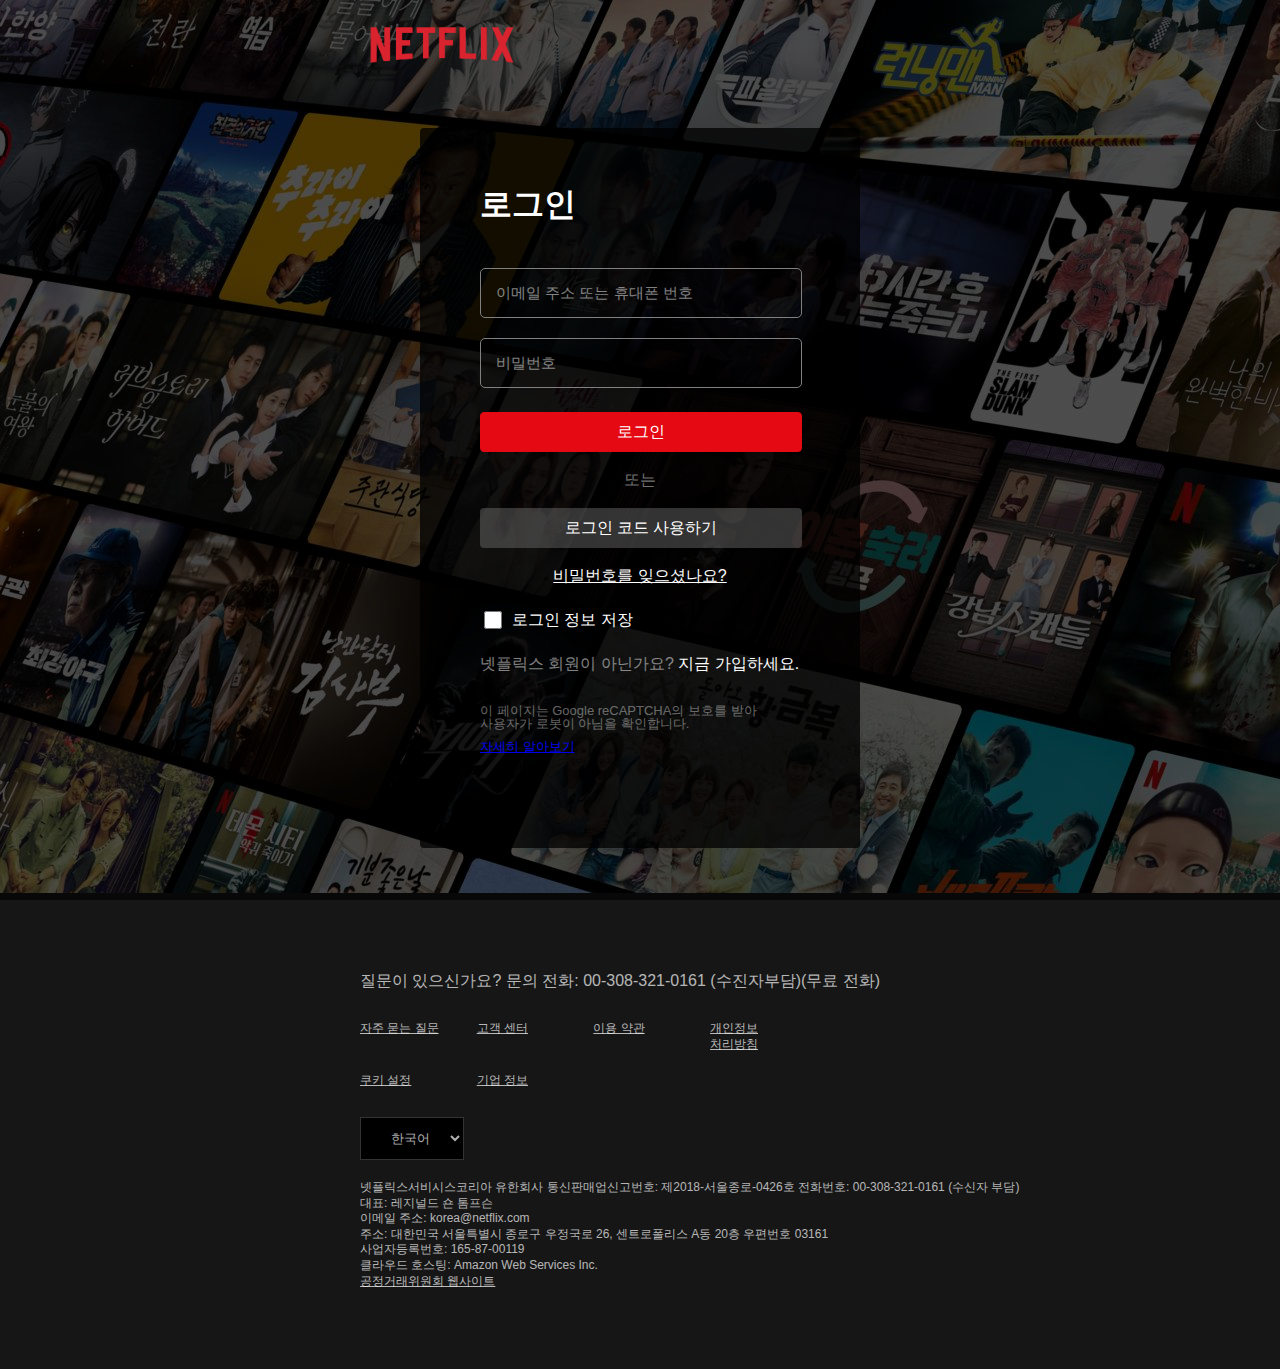
<file: login/login.html>
<!DOCTYPE html>
<html lang="en">

<head>
  <meta charset="UTF-8">
  <meta name="viewport" content="width=device-width, initial-scale=1.0">
  <title>Netflix</title>
  <link href="../reset.css" rel="stylesheet">
  <link href="./login.css" rel="stylesheet">
  <link rel="icon" href="../img/favicon.webp">
</head>

<body>
  <div class="overlay"></div> <!-- 어두운 배경 효과 -->
  <!--header 영역-->
  <header>
    <div>
      <nav class="navbar">
        <div class="logo">
          <a href="../index.html"><img src="../img/Netflix_Logo.png" alt="netflix logo"></a>
        </div>
      </nav>
    </div>
  </header>

  <section class="login-container">
    <div class="login-box">
      <h1>로그인</h1>
      <form action="" class="login_form">
        <div class="id-box">
          <input type="email" id="email-input" />
          <label for="email-input" class="float-label">이메일 주소 또는 휴대폰 번호</label>
          <div id="id_error"></div>
        </div>
        <div class="pw-box">
          <input type="password" id="pw-input" />
          <button type="button" id="togglePassword" class="toggle-password">⌀</button>
          <label for="pw-input" class="float-label">비밀번호</label>
          <div id="pw_error"></div>
        </div>
        <div>
          <button type="button" class="login-btn">로그인</button>
          <div id="login_error"></div>
        </div>
        <div class="or-text">
          <p>또는</p>
        </div>
        <div>
          <button type="button" class="loginCode-btn">로그인 코드 사용하기</button>
        </div>
        <div class="search-pw">
          <a href="#">
            <p>비밀번호를 잊으셨나요?</p>
          </a>
        </div>
        <div class="rename">
          <input type="checkbox" value="">
          <label>로그인 정보 저장</label>
        </div>
        <div class="signUp">
          <p>넷플릭스 회원이 아닌가요? <a href="#">지금 가입하세요.</a></p>
        </div>
        <div class="note">
          <p>이 페이지는 Google reCAPTCHA의 보호를 받아 사용자가 로봇이 아님을 확인합니다.</p>
          <p><a href="#">자세히 알아보기</a></p>
        </div>
      </form>

      <!-- 새로 추가한 "로그인 코드" 폼 (처음엔 숨김) -->
      <form class="login_code_form">
        <div class="id-box">
          <input type="email" id="email-input" />
          <label for="email-input" class="float-label">이메일 주소 또는 휴대폰 번호</label>
          <div id="id_error"></div>
        </div>
        <div class="code-box">
          <p class="code-note">문자 또는 데이터 요금이 부과될 수 있습니다.</p>
        </div>
        <div>
          <button type="button" class="loginCodeSubmit-btn">로그인 코드 받기</button>
        </div>
        <div class="or-text">
          <p>또는</p>
        </div>
        <div>
          <button type="button" class="usePw-btn">비밀번호 사용하기</button>
        </div>
        <div class="search-pw2">
          <a href="#">
            <p>이메일 주소나 전화번호를 잊으셨나요?</p>
          </a>
        </div>
        <div class="rename">
          <input type="checkbox" value="">
          <label>로그인 정보 저장</label>
        </div>
        <div class="signUp">
          <p>넷플릭스 회원이 아닌가요? <a href="#">지금 가입하세요.</a></p>
        </div>
        <div class="note">
          <p>이 페이지는 Google reCAPTCHA의 보호를 받아 사용자가 로봇이 아님을 확인합니다.</p>
          <p><a href="#">자세히 알아보기</a></p>
        </div>
      </form>
    </div>
  </section>

  <!-- 푸터 -->
  <footer class="site-footer">
    <div class="footer-container">
      <!-- 문의 전화 -->
      <p class="footer-call">질문이 있으신가요? 문의 전화: 00-308-321-0161 (수진자부담)(무료 전화)</p>

      <!-- 링크 목록 -->
      <div class="footer-links">
        <ul>
          <li><a href="#">자주 묻는 질문</a></li>
          <li><a href="#">고객 센터</a></li>
          <li><a href="#">이용 약관</a></li>
          <li><a href="#">개인정보 처리방침</a></li>
          <li><a href="#">쿠키 설정</a></li>
          <li><a href="#">기업 정보</a></li>
        </ul>
      </div>
      <div class="footer-lang">
        <select>
          <option value="1">한국어</option>
          <option value="2"> English</option>
        </select>
      </div>
      <!-- 회사 정보/저작권 등 -->
      <div class="footer-info">
        <p>넷플릭스서비시스코리아 유한회사 통신판매업신고번호: 제2018-서울종로-0426호 전화번호: 00-308-321-0161 (수신자 부담)</p>
        <p>대표: 레지널드 숀 톰프슨</p>
        <p>이메일 주소: korea@netflix.com</p>
        <p>주소: 대한민국 서울특별시 종로구 우정국로 26, 센트로폴리스 A동 20층 우편번호 03161</p>
        <p>사업자등록번호: 165-87-00119</p>
        <p>클라우드 호스팅: Amazon Web Services Inc.</p>
        <p><a href="http://www.ftc.go.kr/bizCommPop.do?wrkr_no=1658700119">공정거래위원회 웹사이트</a></p>
      </div>
    </div>
  </footer>


  <script src="./login.js"></script>
</body>

</html>
</file>
<file: style.css>
/* 전체 스타일 */
body {
  margin: 0;
  font-family: Arial, sans-serif;
  color: white;
  background-color: black;
}
html, body {
  overflow-x: hidden;
}

/* 어두운 오버레이 */
body .overlay {
  position: absolute;
  top: 0;
  left: 0;
  width: 100%;
  height: 100%;
  background: rgba(0, 0, 0, 0.6);
}


/* 헤더 스타일 */
header {
  position: absolute;
  top: 0;
  width: 100%;
}

/* 네비게이션 */
.navbar {
  display: flex;
  justify-content: space-around;
  align-items: center;
}

.logo img {
  width: 180px;
  height: 70px;
}

.nav-items {
  display: flex;
  align-items: center;
}

.language {
  padding: 5px 10px;
  background: black;
  color: white;
  border: 1px solid gray;
  border-radius: 5px;
  width: 122px;
  height: 32px;
  margin-right: 10px;
  background-clip: padding-box;
  border: 1px solid gray;
}

.login-btn {
  background: red;
  color: white;
  padding: 8px 15px;
  border: none;
  border-radius: 5px;
  cursor: pointer;
}

/* 메인 섹션 */
.top-sec {
  height: 100vh;
  display: flex;
  align-items: center;
  justify-content: center;
  text-align: center;
  background:
    url('./img/background-top.jpg');
  /* 배경 이미지 */
  background-size: cover;
  background-position: center;
  color: white;
}

/* 메인 텍스트 */
.content {
  position: relative;
  z-index: 1;
}

.content h1 {
  font-size: 4rem;
  font-weight: 900;
  text-align: center;
  max-width: 450px;
  /* 줄바꿈 위치 조정 */
  line-height: 1.2;
  /* 줄 간격 조정 */
  margin: 0 auto;
}

.con-text1 {
  font-size: 20px;
  margin-top: 20px;
}

.con-text2 {
  font-size: 15px;
  margin-top: 35px;
}

/* 이메일 입력 & 시작하기*/
.email-area {
  margin: 0;
  padding-top: 16px;
  position: relative;
  width: 100%;
  display: flex;
  align-items: center;
}

.email-area input {
  width: 460px;
  height: 56px;
  border: none;
  background-color: transparent;
  border: 1px solid gray;
  border-radius: 5px;
  box-sizing: border-box;
  font-size: 20px;
}

.email-area input::placeholder {
  font-weight: 400;
  color: rgba(255, 255, 255, 0.7);
}

.email-area button {
  width: 150px;
  height: 56px;
  background: red;
  color: white;
  border: none;
  font-size: 23px;
  border-radius: 5px;
  cursor: pointer;
  margin-left: 15px;
  box-sizing: border-box;
}
/* 배너 컨테이너 */
.banner-container {
  position: relative;
  display: flex;
  align-items: center;
  justify-content: center;
  text-align: center;
  border-radius: 15px;
  padding: 60px 20px;
  overflow: hidden;
  width: 100%;
  max-width: 1200px;
  margin: 50px auto;
  background: transparent;
}

.mid-area{
  display: flex;
  justify-content: space-between;
  align-items: center;
  background-color: #211C40;
  width: 1300px;
  padding: 20px;
  margin-left: 20px;
  border-radius: 15px;
}

.mid-textItem{
  margin-left: 20px;
}

.mid-btnItem{
  margin-right: 40px;
}

.mid-textItem h2{
  font-size: 19px;
  font-weight: bold;
}

.mid-textItem p{
  font-size: 15px;
}

.mid-btn{
  width: 120px;
  height: 36px;
  background: gray;
  color: white;
  font-size: 15px;
  border-radius: 3px;
  cursor: pointer;
}


/* 메인 하단 영역*/
.bot-sec{
  padding-left: 350px;
  width: 100%;
  font-size: 30px;
  font-weight: bold;
  position: relative;
}

/*스와이퍼 영역*/
/* 슬라이더 전체 컨테이너 */
.slider-wrapper {
  display: flex;
  align-items: center;
  justify-content: center;
  position: relative;
  max-width: 1050px; /* 포스터가 4.2ㅐ 보이도록 설정 */
  margin: auto;
  margin-top: 3rem;
  margin-bottom: 4.5rem;
}

/* 포스터를 감싸는 컨테이너 */
.slider-container {
  overflow: hidden;
  width: 100%;
}

/* 포스터 리스트 */
.poster-area {
  display: flex;
  transition: transform 0.5s ease-in-out;
  padding: 0;
  list-style: none;
}

/* 포스터 카드 */
.poster-card {
  position: relative;
  min-width: 230px; /* 📌 포스터 크기 조정 */
  height: 340px;
  margin-right: 10px;
}

/* 포스터 이미지 스타일 */
.poster-card img {
  width: 100%;
  height: 100%;
  object-fit: cover;
  border-radius: 10px;
}

/* 순위 넘버 */
.poster-number {
  position: absolute;
  bottom: 10px;
  left: 10px;
  font-size: 3em;
  font-weight: bold;
  text-shadow: 2px 2px 4px rgba(0, 0, 0, 0.8);
}

/* 좌우 버튼 스타일 - 포스터 바깥에 배치 */
.slider-btn {
  background-color: #373A40;
  color: white;
  border: none;
  cursor: pointer;
  padding: 5px;
  font-size: 20px;
  z-index: 10;
  transition: opacity 0.3s ease-in-out;
  border-radius: 9px;
  display: flex;
  align-items: center;
  justify-content: center;
  width: 30px;
  height: 130px;
  position: absolute;
}

/* 버튼이 보이지 않을 때 */
.slider-btn.hidden {
  opacity: 0;
  pointer-events: none;
}

/* 왼쪽 버튼 위치 - 포스터 왼쪽 바깥 */
.prev-btn {
  left: -85px;
}

/* 오른쪽 버튼 위치 - 포스터 오른쪽 바깥 */
.next-btn {
  right: -70px;
}

/* 버튼 호버 효과 */
.slider-btn:hover {
  background-color: #686D76;
}


/*가입 이유 카드 영역*/
 /* 카드 전체를 감싸는 컨테이너 */
.reason-container {
  display: flex;
  justify-content: space-between;  /* 카드 사이 간격 */
  gap: 15px;                       /* 카드 간 간격 */
  max-width: 1300px;
  margin: 0 300px;                  /* 가운데 정렬 */
  padding: 0 50px;           /* 좌우 여백(원하는 만큼 조절) */
  box-sizing: border-box;
  margin-top: 2rem;
  margin-bottom: 4.5rem;
}

/* 개별 카드 */
.reason-card {
  flex: 1;
  position: relative;            /* 아이콘 절대 위치를 위해 relative */
  background-color: #211C40;     /* 보라색 배경 */
  border-radius: 10px;
  padding: 30px 20px 70px;       /* 아래쪽 공간(70px) 확보 → 아이콘 겹치지 않게 */
  text-align: left;
  box-sizing: border-box;
  min-width: 280px;        /* 이전 230px에서 증가 */
  height: 310px;           /* 이전 340px에서 증가 */
}

/* 아이콘 박스 (원형) */
.icon-box {
  position: absolute;
  bottom: 20px;
  right: 20px;
  width: 50px;
  height: 50px;
  border-radius: 50%;
  display: flex;
  align-items: center;
  justify-content: center;
}


/* 카드 제목 */
.reason-card h3 {
  margin: 0 0 12px;      /* 제목 아래 여백 */
  font-size: 1.4rem;     /* 두 번째 사진처럼 약간 크게 */
  font-weight: 500;
}

/* 카드 설명 */
.reason-card p {
  font-size: 1rem;
  line-height: 1.5;
  color: #ddd;
  font-weight: 400;
  margin: 0;             /* 불필요한 여백 제거 */
}


/*question-container영역*/

/* FAQ 리스트 전체 */
.faq-list {
  list-style: none;
  padding: 0;
  margin: 0 350px;
  margin-top: 2rem;
  margin-bottom: 4.5rem;
  max-width: 1200px; /* 원하는 너비로 조절 */
}

/* FAQ 개별 항목(질문) */
.faq-item {
  background-color: #333;   /* 검정에 가까운 배경 */
  margin: 8px 0;           /* 항목 간격 */
}

/* 질문 버튼 */
.faq-question {
  width: 100%;
  background: transparent;
  border: none;
  color: #fff;
  text-align: left;
  padding: 25px;
  font-size: 23px;
  font-weight: 500;
  cursor: pointer;
  position: relative;       /* "+" 아이콘 절대 위치 */
  display: flex;
  justify-content: space-between; /* 질문과 아이콘이 양 끝으로 */
  align-items: center;
}

/* "+" 아이콘 */
.plus-icon {
  font-size: 25px;
  margin-left: 10px; /* 질문과 아이콘 사이 약간 간격 */
}

/* ------------------------ */
/* 하단 이메일 영역 스타일 */
/* ------------------------ */
.bottom-reponsive {
  background-color: black; /* 상단 배경과 연결감 주기 위해 검정 */
  padding: 40px 20px;      /* 위아래 여백 */
  text-align: center;
}
.bottom-email-inputBox{
  width: 500px;
}

/* 이메일 안내 문구 */
.bottom-wrap {
  max-width: 800px;
  margin: 0 auto;   /* 가운데 정렬 */
}

.bottom-title {
  font-size: 18px;
  margin-bottom: 20px;
}

/* 기존 .email-area를 재활용하되, 하단용으로만 살짝 조정 */
.bottom-email {
  justify-content: center; /* 가운데 정렬 */
  max-width: 600px;
  margin: 0 auto;
}

/* ------------------------ */
/* 푸터 영역 스타일 */
/* ------------------------ */
.footer-container {
  margin: 0 360px; /* 가운데 정렬 */
}

.footer-links ul {
  display: flex;
  flex-wrap: wrap; /* 화면 좁아지면 다음 줄로 넘어감 */
  gap: 20px;
  padding: 0;
  margin: 0 0 30px; /* 아래쪽 여백 */
}

.site-footer {
  margin-top:80px;
  font-size:16px;
  color:rgba(255, 255, 255, 0.7);
}
.footer-call{
  font-size:16px;
}
.footer-links {
  display:flex;
  align-items:flex-start;
  margin-top:30px;
}
.footer-links li {
  width:calc(100% / 5);
}
.footer-links li a {
  font-size:12px;
  color:rgba(255, 255, 255, 0.7);
}
.footer-lang {
  margin: 50px 0px;
}
.footer-lang select{
  padding:12px 12px 12px 26px;
  background:#000;
  border:1px solid #333;
  color:rgba(255, 255, 255, 0.7);
}
.footer-info {
  margin-top:20px;
}
.footer-info p {
  line-height:1.3;
}
.footer-info p a {
  font-size: 12px;
  color:rgba(255, 255, 255, 0.7);
}
</file>
<file: login/login.css>
/* 전체 스타일 */
html, body { overflow-x: hidden; }
body { font-family: Arial, sans-serif; color: white; background-color: black; word-break: keep-all; 
       background: url('../img/background-top.jpg'); margin: 0; padding: 0;}

/* 어두운 오버레이 */
.overlay { position: absolute; z-index: 1; top: 0; left: 0; width: 100%; height: 100%; background: rgba(0, 0, 0, 0.6); }

/* 헤더 */
header { position: relative; z-index: 2;}

/* 네비게이션 */
.navbar { margin-left: 22rem; margin-top: 10px; }
.logo img { width: 180px; height: 70px; }

 /* 배경 이미지 */ 
.main { height: 100vh; background: url('../img/background-top.jpg'); background-size: cover; background-position: center; }



/* 로그인 컨테이너 영역 */
.login-container { position: relative; z-index: 2; display: flex; justify-content: center; align-items: center; min-height: 90vh; }
/* 로그인 박스 */
.login-box { background: rgba(0, 0, 0, 0.75); padding: 60px;width: 320px; height: 600px; border-radius: 4px; }
.login-box h1 { color: rgb(255, 255, 255); font-size: 2rem; font-weight: 700; text-align: start; user-select: text;}
.id-box { position: relative; margin-top: 3rem; }
#email-input { box-sizing: border-box; width: 322px; height: 50px; color: white; font-size: 15px; background-color: transparent;
       border: 1px solid gray; border-radius: 5px; padding: 0 12px; margin-bottom: 10px; }
#pw-input { box-sizing: border-box; width: 322px; height: 50px; color: white; font-size: 15px; background-color: transparent;
       border: 1px solid gray; border-radius: 5px; padding: 0 12px; margin-bottom: 10px; } 
.login-btn { box-sizing: border-box; width: 322px; height: 40px; border: 1px solid rgb(229,9,20); background-color: rgb(229,9,20);;  color: #fff; 
       font-size: 16px; cursor: pointer; border-radius: 4px; margin-top: 4px;}
.login-btn:hover{ border: 1px solid rgb(207, 8, 8); background-color: rgb(207, 8, 8); }
.login-btn:focus{ border: 1px solid rgb(191, 8, 8); background-color: rgb(191, 8, 8); }
/*id-box & pw-box 라벨*/
.id-box, .pw-box { position: relative; }
/*id_error & pw_error*/
#id_error, #pw_error { font-size: 13px; color: red; margin-bottom: 10px;}
/*pw 토글 버튼*/
.toggle-password { display: none; position: absolute; top: 42%; right: 38px; transform: translateY(-50%); background: transparent; border: none; color: #fff; font-size: 14px; cursor: pointer; z-index: 3; }
/* 라벨(기본 상태: 입력창 가운데) */
.float-label { position: absolute; left: 16px; top: 40%; transform: translateY(-50%); color: rgba(255, 255, 255, 0.5); pointer-events: none;  /* 클릭 시 input에 포커스 */ transition: 0.2s ease all; font-size: 15px; }
/* .filled 상태: 라벨을 적당히 위로 이동 */
.id-box.filled .float-label,
.pw-box.filled .float-label { top: 4px; transform: none; font-size: 12px; color: rgba(255, 255, 255, 0.8);}
/* 로그인 박스 하단*/
.or-text { margin: 20px 0px; color: rgba(128, 128, 128, 0.9); font-size: 1rem; font-weight: 400; text-align: center; }
.loginCode-btn {box-sizing: border-box; width: 322px; height: 40px; border: 1px solid transparent; background-color: rgba(128, 128, 128, 0.4);  color: #fff; 
       font-size: 16px; cursor: pointer; border-radius: 4px;}
.loginCode-btn:hover { border: 1px solid transparent; background-color: rgba(128, 128, 128, 0.3); }
.loginCode-btn:focus { border: 1px solid transparent; background-color: rgba(128, 128, 128, 0.2); }
.search-pw { box-sizing: border-box; margin: 15px 0px; }
.search-pw p{ color: rgb(255, 255, 255); text-align: center; text-decoration: underline; text-decoration-color: rgb(255, 255, 255); margin-top: 1.25rem;}
.rename { font-size: 1rem; font-weight: 400; line-height: 1.5; display: flex; position: relative; flex-wrap: wrap; margin: 1.5rem 0; }
.rename input { width: 1.125rem; margin-right: 10px;}
.signUp {margin-bottom: 1rem;}
.signUp p { color: rgba(255, 255, 255, 0.5); }
.signUp a { color: rgb(255, 255, 255); text-decoration: none; }
.signUp a:hover { text-decoration: underline; text-decoration-color: rgb(255, 255, 255); }
.note { box-sizing: border-box; width: 322px; margin-top: 2rem; }
.note p{ margin-block: 0px; margin: 10px 0px; padding: 0px; color: rgba(255, 255, 255, 0.4); font-size: 0.8125rem; font-weight: 400; text-align: start; user-select: text; }

/* 로그인 코드 폼*/
.login_code_form { display: none; }
.code-box { display: flex; flex-direction: column; gap: 10px;  margin-bottom: 20px; }
#code-email-input { box-sizing: border-box; width: 322px; height: 50px; color: white; font-size: 15px; background-color: transparent; border: 1px solid gray; border-radius: 5px; padding: 0 12px; }
.code-note { color: rgba(255, 255, 255, 0.7); font-size: 0.9rem; text-align: center; } 
.loginCodeSubmit-btn { width: 322px; height: 40px; border: 1px solid red; background-color: #e50914; color: #fff; font-size: 16px; cursor: pointer; border-radius: 4px; }
.loginCodeSubmit-btn:hover{ border: 1px solid rgb(207, 8, 8); background-color: rgb(207, 8, 8); }
.loginCodeSubmit-btn:focus{ border: 1px solid rgb(191, 8, 8); background-color: rgb(191, 8, 8); }
.usePw-btn { width: 322px; height: 40px; border: 1px solid transparent; background-color: rgba(128, 128, 128, 0.4); color: #fff; font-size: 16px; cursor: pointer; border-radius: 4px; }
.userPw-btn:hover { border: 1px solid transparent; background-color: rgba(128, 128, 128, 0,3); }
.userPw-btn:focus { border: 1px solid transparent; background-color: rgba(128, 128, 128, 0.2); }
.search-pw2 { margin-top: 15px; } 
.search-pw2 p { color: rgb(255, 255, 255); text-align: center; text-decoration: underline; text-decoration-color: rgb(255, 255, 255); margin-top: 1.25rem; }

/* 푸터 영역 */
.footer-container {width: 100%; padding: 0 360px; background-color: #161616; padding-top: 80px;}
.footer-links ul {display: flex; flex-wrap: wrap; gap: 20px; padding: 0; margin: 0 0 30px;}
.site-footer {font-size:16px; color:rgba(255, 255, 255, 0.7);}
.footer-call { font-size:16px;}
.footer-links {display:flex; align-items:flex-start; margin-top:30px;}
.footer-links li {width:calc(100% / 5);}
.footer-links li a {font-size:12px; color:rgba(255, 255, 255, 0.7);}
.footer-lang {margin-bottom: 20px;}
.footer-lang select {padding:12px 12px 12px 26px; 
       background:#000; border:1px solid #333; color:rgba(255, 255, 255, 0.7);}
.footer-info {padding-bottom: 5rem; font-size: 12px;}
.footer-info p {line-height:1.3;}
.footer-info p a {color:rgba(255, 255, 255, 0.7);}



/* 반응형 */

/*1024px ~ 601px*/
@media (max-width: 1024px) and (min-width: 601px) {

       /* 헤더 로고 위치 살짝 조정 (필요 시) */
       .navbar {
              margin-left: 1rem;
              /* 예: 22rem -> 4rem */
       }
       .overlay {
              height: 99%;
       }

       /* 로그인 박스: 중앙 정렬, 폭 약간 넓힘 */
       .login-box {
              width: 70%;
              max-width: 500px;
              margin: 40px auto;
              /* 수직 40px, 좌우 auto */
              height: auto;
              /* 고정 600px 대신 내용에 맞춤 */
              border-radius: 4px;
              /* 둥근 모서리는 유지 */
              padding: 40px 30px;
       }

       /* 입력창/버튼 100% 폭 */
       #email-input,
       #pw-input,
       .login-btn,
       .loginCode-btn,
       .loginCodeSubmit-btn,
       .usePw-btn {
              width: 100%;
              max-width: 100%;
       }

       /* 푸터: 좌우 패딩 축소, 링크는 왼쪽 정렬 */
       .footer-container {
              padding: 0 3rem;
              text-align: left;
              padding-top: 4rem;
       }

       .footer-links ul {
              flex-direction: row;
              /* 가로 배치 */
              flex-wrap: wrap;
              /* 화면 줄어들면 줄바꿈 */
              justify-content: flex-start;
              /* 왼쪽 정렬 */
       }

       .footer-links li {
              width: auto;
              /* 한 줄에 자연스럽게 */
       }
}

/* 600px이하 (모바일) */
@media (max-width: 600px) {
/*오버레이 제거 (원하면 주석 해제)*/
       .overlay {
              display: none !important;
       }
       /* 헤더 로고 위치 살짝 조정 (필요 시) */
       .navbar {
              margin-left: 1rem;
       }

       /* 배경을 완전 검정 */
       body {
              background: #000 !important;
       }

       /* 로그인 컨테이너 전체 높이 활용 */
       .login-container {
              min-height: auto;
              margin: 0;
              padding: 0;
              display: flex;
              justify-content: center;
              align-items: flex-start;
              /* 위쪽부터 */
       }

       /* 로그인 박스: 화면 꽉 채우기, border-radius 제거 */
       .login-box {
              width: 100%;
              max-width: 100%;
              border-radius: 0;
              margin: 0;
              padding: 20px 20px 30px;
              /* 아래쪽 약간만 여백 */
              height: auto;
       }

       /* 입력창/버튼 100% 폭 */
       #email-input,
       #pw-input,
       .login-btn,
       .loginCode-btn,
       .loginCodeSubmit-btn,
       .usePw-btn {
              width: 100%;
              max-width: 100%;
       }

       /* 푸터: 위쪽 여백을 조금 두어 구분 */
       footer.site-footer {
              margin-top: 20px;
       }

       .footer-container {
              padding: 20px;
              text-align: left;
              /* 왼쪽 정렬 */
       }

       /* “질문이 있으신가요?” 문구 */
       .footer-call {
              margin-bottom: 15px;
       }



       /* 언어 선택 */
       .footer-lang {
              margin-bottom: 15px;
              text-align: left;
       }

       /* 회사 정보 (작게) */
       .footer-info {
              font-size: 12px;
              line-height: 1.3;
       }

       .footer-info p {
              margin: 3px 0;
              text-align: left;
       }
       
}

@media (max-width: 600px) {
       /* ... 이미 작성한 모바일용 스타일들 ... */
     
       /* 푸터 링크를 2열 x 3행으로 배치 */
       .footer-links ul {
         display: grid;
         grid-template-columns: 1fr 1fr;  /* 2열 */
         column-gap: 10px;               /* 열 간격 */
         row-gap: 8px;                   /* 행 간격 */
         justify-content: flex-start;    /* 왼쪽 정렬 (원하시면 center로 변경 가능) */
         align-items: start;            
         margin-bottom: 15px;            /* 아래 여백 */
       }
     
       .footer-links li {
         width: auto;        /* 한 칸에 자연스러운 폭 */
         text-align: left;   /* 링크 텍스트 왼쪽 정렬 (원하시면 center 가능) */
         padding-right: 10rem;
       }
     }
</file>
